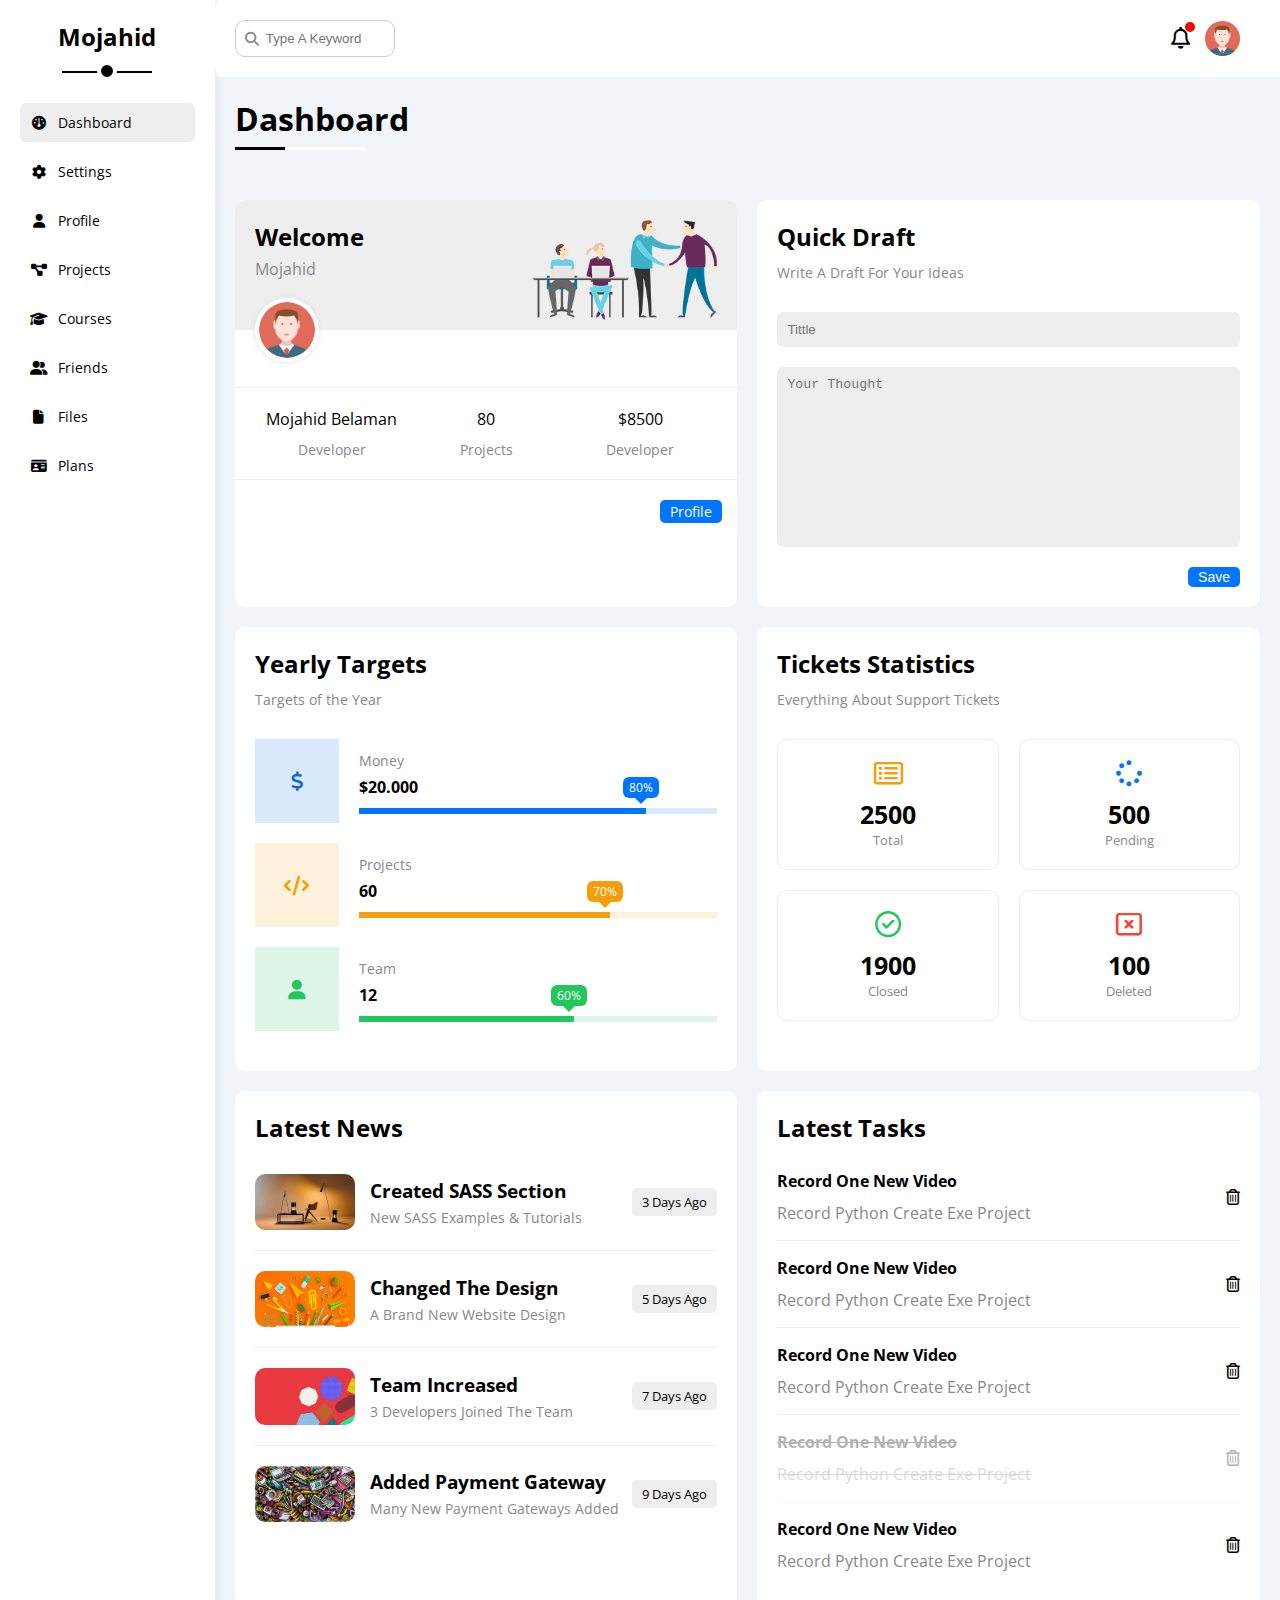
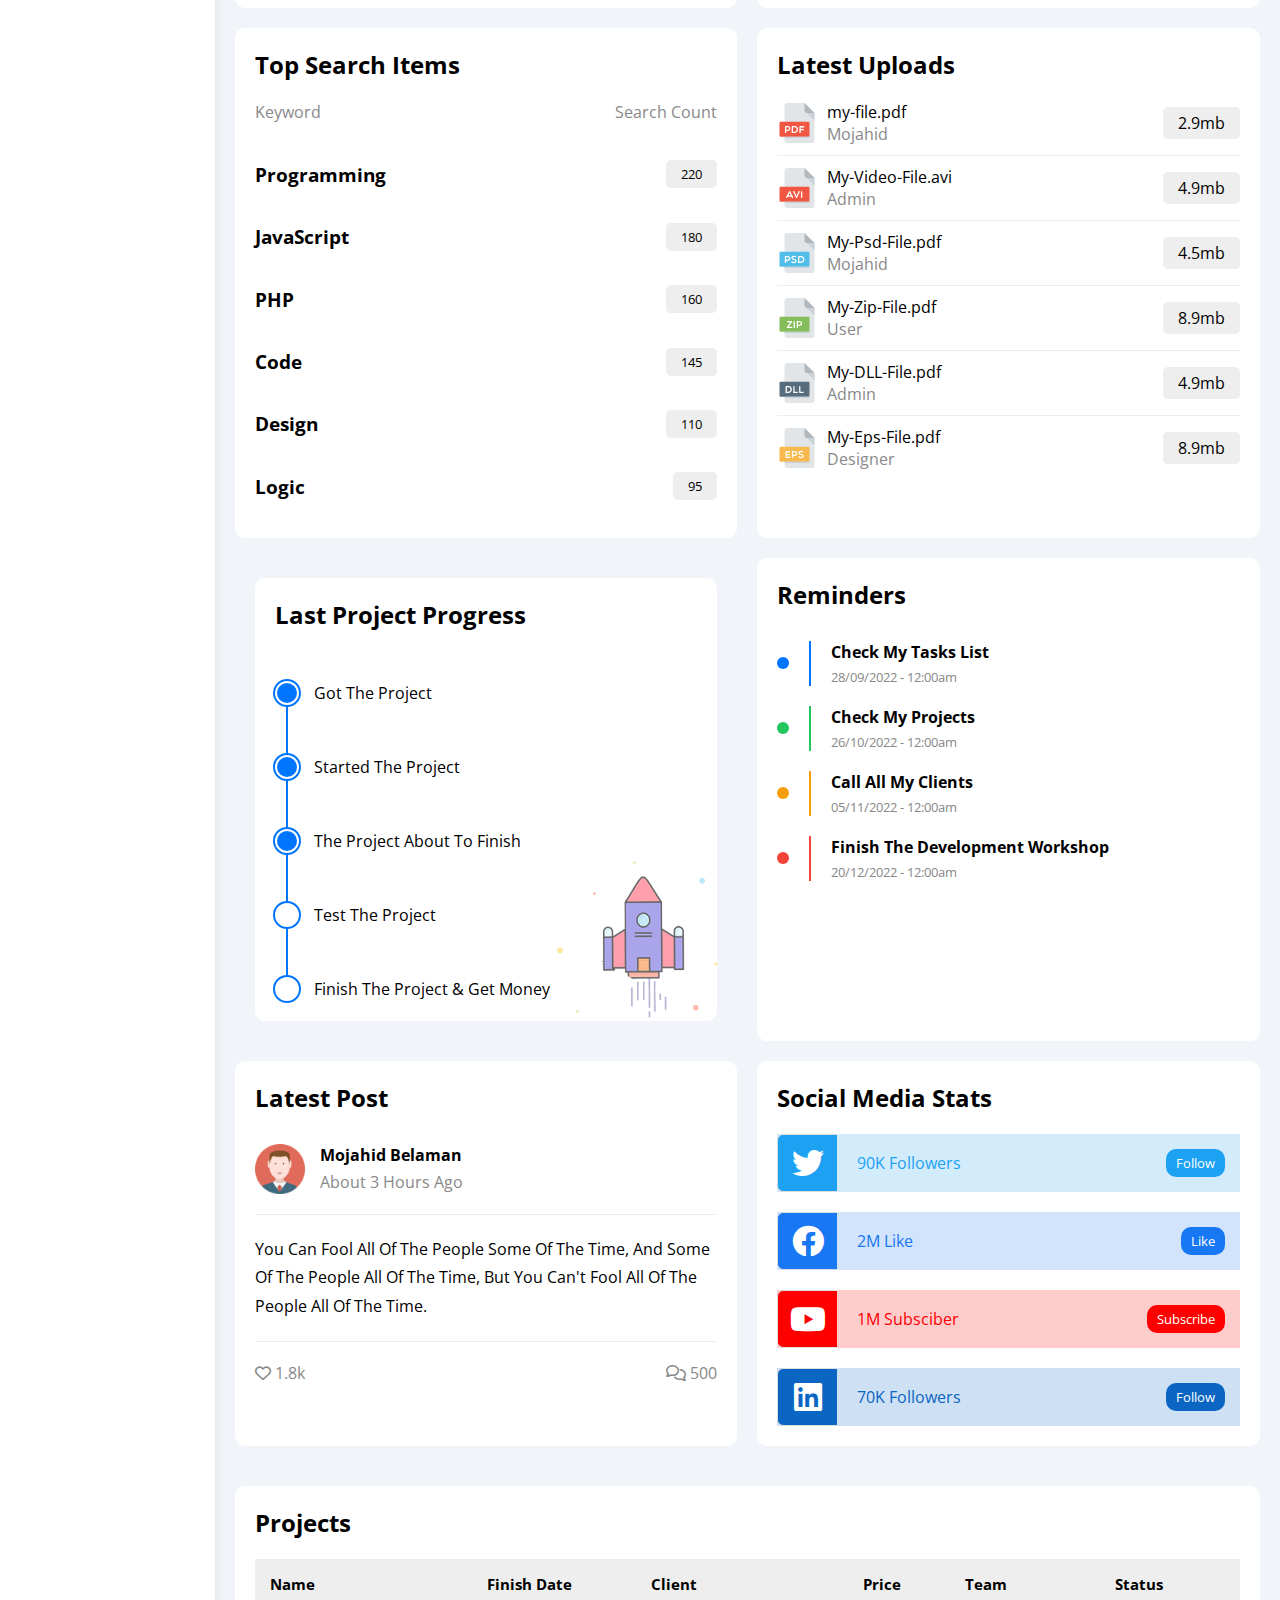
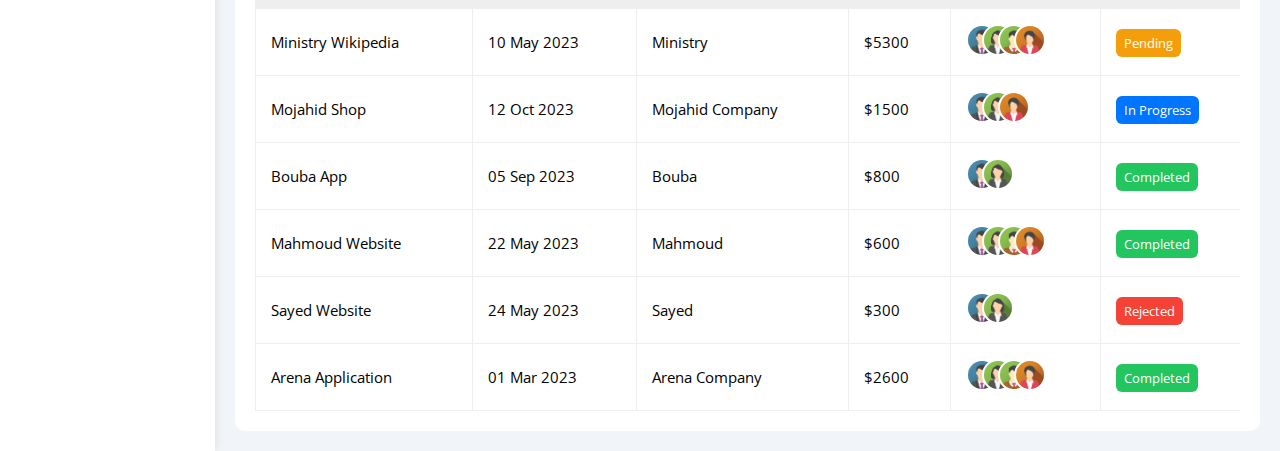
<file: index.html>
<!DOCTYPE html>
<html lang="en">
  <head>
    <meta charset="UTF-8" />
    <meta http-equiv="X-UA-Compatible" content="IE=edge" />
    <meta name="viewport" content="width=device-width, initial-scale=1.0" />
    <link rel="stylesheet" href="css/all.min.css" />
    <link rel="stylesheet" href="css/master.css" />
    <title>Dasboard</title>
    <link rel="preconnect" href="https://fonts.googleapis.com" />
    <link rel="preconnect" href="https://fonts.gstatic.com" crossorigin />
    <link
      href="https://fonts.googleapis.com/css2?family=Open+Sans:wght@300;500&display=swap"
      rel="stylesheet"
    />
  </head>
  <body>
    <div class="page">
      <div class="sidebar">
        <h2>Mojahid</h2>
        <ul>
          <li>
            <a class="active" href="index.html">
              <i class="fa-solid fa-gauge fa-fw"></i>
              <span>Dashboard</span>
            </a>
          </li>
          <li>
            <a href="settings.html">
              <i class="fa-solid fa-gear fa-fw"></i>
              <span>Settings</span>
            </a>
          </li>
          <li>
            <a href="profile.html">
              <i class="fa-solid fa-user fa-fw"></i>
              <span>Profile</span>
            </a>
          </li>
          <li>
            <a href="projects.html">
              <i class="fa-solid fa-diagram-project fa-fw"></i>
              <span>Projects</span>
            </a>
          </li>
          <li>
            <a href="courses.html">
              <i class="fa-sharp fa-solid fa-graduation-cap fa-fw"></i>
              <span>Courses</span>
            </a>
          </li>
          <li>
            <a href="friends.html">
              <i class="fa-sharp fa-solid fa-user-group fa-fw"></i>
              <span>Friends</span>
            </a>
          </li>
          <li>
            <a href="files.html">
              <i class="fa-solid fa-file fa-fw"></i>
              <span>Files</span>
            </a>
          </li>
          <li>
            <a href="plans.html">
              <i class="fa-solid fa-id-card fa-fw"></i>
              <span>Plans</span>
            </a>
          </li>
        </ul>
      </div>
      <div class="content">
        <div class="head">
          <div class="search">
            <input type="search" placeholder="Type A Keyword" />
          </div>
          <div class="profile">
            <span>
              <i class="fa-regular fa-bell"></i>
            </span>
            <img src="./imgs/avatar.png" alt="Avatar" />
          </div>
        </div>
        <h1 class="title">Dashboard</h1>
        <div class="wrap">
          <div class="welcome">
            <div class="intro">
              <div>
                <h2>Welcome</h2>
                <p>Mojahid</p>
              </div>
              <img src="./imgs/welcome.png" alt="Welcome" />
            </div>
            <img src="./imgs/avatar.png" alt="" class="avatar" />
            <div class="body">
              <div>Mojahid Belaman<span>Developer</span></div>
              <div>80<span>Projects</span></div>
              <div>$8500<span>Developer</span></div>
            </div>
            <a href="profile.html" class="visit">Profile</a>
          </div>
          <div class="quick-draft">
            <h2>Quick Draft</h2>
            <p>Write A Draft For Your Ideas</p>
            <form>
              <input name="title" type="text" placeholder="Tittle" />
              <textarea name="thought" placeholder="Your Thought"></textarea>
              <input name="save" type="submit" value="Save" />
            </form>
          </div>
          <div class="target">
            <h2>Yearly Targets</h2>
            <p>Targets of the Year</p>
            <div class="target-row blue">
              <div class="icon">
                <i class="fa-solid fa-dollar-sign fa-lg"></i>
              </div>
              <div class="details">
                <span>Money</span>
                <span>$20.000</span>
                <div class="progress blue">
                  <span class="blue" style="width: 80%">
                    <span>80%</span>
                  </span>
                </div>
              </div>
            </div>
            <div class="target-row orange">
              <div class="icon">
                <i class="fa-solid fa-code fa-lg"></i>
              </div>
              <div class="details">
                <span>Projects</span>
                <span>60</span>
                <div class="progress orange">
                  <span class="orange" style="width: 70%">
                    <span>70%</span>
                  </span>
                </div>
              </div>
            </div>
            <div class="target-row green">
              <div class="icon">
                <i class="fa-solid fa-user fa-lg"></i>
              </div>
              <div class="details">
                <span>Team</span>
                <span>12</span>
                <div class="progress green">
                  <span class="green" style="width: 60%">
                    <span>60%</span>
                  </span>
                </div>
              </div>
            </div>
          </div>
          <div class="tickets">
            <h2>Tickets Statistics</h2>
            <p>Everything About Support Tickets</p>
            <div>
              <div class="box">
                <i class="fa-regular fa-rectangle-list fa-2x orange"></i>
                <span>2500</span>
                Total
              </div>
              <div class="box">
                <i class="fa-solid fa-spinner fa-2x blue"></i>
                <span>500</span>
                Pending
              </div>
              <div class="box">
                <i class="fa-regular fa-circle-check fa-2x green"></i>
                <span>1900</span>
                Closed
              </div>
              <div class="box">
                <i class="fa-regular fa-rectangle-xmark fa-2x red"></i>
                <span>100</span>
                Deleted
              </div>
            </div>
          </div>
          <div class="news">
            <h2>Latest News</h2>
            <div class="box">
              <img src="./imgs/news-01.png" alt="" />
              <div class="text">
                <h3>Created SASS Section</h3>
                <p>New SASS Examples & Tutorials</p>
              </div>
              <span class="label">3 Days Ago</span>
            </div>
            <div class="box">
              <img src="./imgs/news-02.png" alt="" />
              <div class="text">
                <h3>Changed The Design</h3>
                <p>A Brand New Website Design</p>
              </div>
              <span class="label">5 Days Ago</span>
            </div>
            <div class="box">
              <img src="./imgs/news-03.png" alt="" />
              <div class="text">
                <h3>Team Increased</h3>
                <p>3 Developers Joined The Team</p>
              </div>
              <span class="label">7 Days Ago</span>
            </div>
            <div class="box">
              <img src="./imgs/news-04.png" alt="" />
              <div class="text">
                <h3>Added Payment Gateway</h3>
                <p>Many New Payment Gateways Added</p>
              </div>
              <span class="label">9 Days Ago</span>
            </div>
          </div>
          <div class="tasks">
            <h2>Latest Tasks</h2>
            <div class="box">
              <div class="info">
                <h3>Record One New Video</h3>
                <p>Record Python Create Exe Project</p>
              </div>
              <i class="fa-regular fa-trash-can"></i>
            </div>
            <div class="box">
              <div class="info">
                <h3>Record One New Video</h3>
                <p>Record Python Create Exe Project</p>
              </div>
              <i class="fa-regular fa-trash-can"></i>
            </div>
            <div class="box">
              <div class="info">
                <h3>Record One New Video</h3>
                <p>Record Python Create Exe Project</p>
              </div>
              <i class="fa-regular fa-trash-can"></i>
            </div>
            <div class="box done">
              <div class="info">
                <h3>Record One New Video</h3>
                <p>Record Python Create Exe Project</p>
              </div>
              <i class="fa-regular fa-trash-can"></i>
            </div>
            <div class="box">
              <div class="info">
                <h3>Record One New Video</h3>
                <p>Record Python Create Exe Project</p>
              </div>
              <i class="fa-regular fa-trash-can"></i>
            </div>
          </div>
          <div class="search">
            <h2>Top Search Items</h2>
            <div class="item-head">
              <span>Keyword</span>
              <span>Search Count</span>
            </div>
            <div class="items">
              <h3>Programming</h3>
              <span>220</span>
            </div>
            <div class="items">
              <h3>JavaScript</h3>
              <span>180</span>
            </div>
            <div class="items">
              <h3>PHP</h3>
              <span>160</span>
            </div>
            <div class="items">
              <h3>Code</h3>
              <span>145</span>
            </div>
            <div class="items">
              <h3>Design</h3>
              <span>110</span>
            </div>
            <div class="items">
              <h3>Logic</h3>
              <span>95</span>
            </div>
          </div>
          <div class="upload">
            <h2>Latest Uploads</h2>
            <ul>
              <li>
                <div class="file">
                  <img src="./imgs/pdf.svg" alt="" />
                  <div class="info">
                    <span>my-file.pdf</span>
                    <span>Mojahid</span>
                  </div>
                </div>
                <span>2.9mb</span>
              </li>
              <li>
                <div class="file">
                  <img src="./imgs/avi.svg" alt="" />
                  <div class="info">
                    <span>My-Video-File.avi</span>
                    <span>Admin</span>
                  </div>
                </div>
                <span>4.9mb</span>
              </li>
              <li>
                <div class="file">
                  <img src="./imgs/psd.svg" alt="" />
                  <div class="info">
                    <span>My-Psd-File.pdf</span>
                    <span>Mojahid</span>
                  </div>
                </div>
                <span>4.5mb</span>
              </li>
              <li>
                <div class="file">
                  <img src="./imgs/zip.svg" alt="" />
                  <div class="info">
                    <span>My-Zip-File.pdf</span>
                    <span>User</span>
                  </div>
                </div>
                <span>8.9mb</span>
              </li>
              <li>
                <div class="file">
                  <img src="./imgs/dll.svg" alt="" />
                  <div class="info">
                    <span>My-DLL-File.pdf</span>
                    <span>Admin</span>
                  </div>
                </div>
                <span>4.9mb</span>
              </li>
              <li>
                <div class="file">
                  <img src="./imgs/eps.svg" alt="" />
                  <div class="info">
                    <span>My-Eps-File.pdf</span>
                    <span>Designer</span>
                  </div>
                </div>
                <span>8.9mb</span>
              </li>
            </ul>
          </div>
          <div class="projects">
            <h2>Last Project Progress</h2>
            <ul>
              <li class="done">Got The Project</li>
              <li class="done">Started The Project</li>
              <li class="done">The Project About To Finish</li>
              <li class="current">Test The Project</li>
              <li>Finish The Project & Get Money</li>
            </ul>
            <img class="fly" alt="" src="./imgs/project.png" />
          </div>
          <div class="reminders">
            <h2>Reminders</h2>
            <ul>
              <li>
                <span class="blue"></span>
                <div class="info blue">
                  <h4>Check My Tasks List</h4>
                  <span>28/09/2022 - 12:00am</span>
                </div>
              </li>
              <li>
                <span class="green"></span>
                <div class="info green">
                  <h4>Check My Projects</h4>
                  <span>26/10/2022 - 12:00am</span>
                </div>
              </li>
              <li>
                <span class="orange"></span>
                <div class="info orange">
                  <h4>Call All My Clients</h4>
                  <span>05/11/2022 - 12:00am</span>
                </div>
              </li>
              <li>
                <span class="red"></span>
                <div class="info red">
                  <h4>Finish The Development Workshop</h4>
                  <span>20/12/2022 - 12:00am</span>
                </div>
              </li>
            </ul>
          </div>
          <div class="post">
            <h2>Latest Post</h2>
            <div class="author">
              <img src="./imgs/avatar.png" alt="" />
              <div class="info">
                <h4>Mojahid Belaman</h4>
                <span>About 3 Hours Ago</span>
              </div>
            </div>
            <div class="content">
              You Can Fool All Of The People Some Of The Time, And Some Of The
              People All Of The Time, But You Can't Fool All Of The People All
              Of The Time.
            </div>
            <div class="statis">
              <div>
                <i class="fa-regular fa-heart"></i>
                <span>1.8k</span>
              </div>
              <div>
                <i class="fa-regular fa-comments"></i>
                <span>500</span>
              </div>
            </div>
          </div>
          <div class="social">
            <h2>Social Media Stats</h2>
            <div class="box twitter">
              <i class="fa-brands fa-twitter fa-2x"></i>
              <span>90K Followers</span>
              <a href="#">Follow</a>
            </div>
            <div class="box facebook">
              <i class="fa-brands fa-facebook fa-2x"></i>
              <span>2M Like</span>
              <a href="#">Like</a>
            </div>
            <div class="box youtube">
              <i class="fa-brands fa-youtube fa-2x"></i>
              <span>1M Subsciber</span>
              <a href="#">Subscribe</a>
            </div>
            <div class="box linkedin">
              <i class="fa-brands fa-linkedin fa-2x"></i>
              <span>70K Followers</span>
              <a href="#">Follow</a>
            </div>
          </div>
        </div>
        <div class="projects">
          <h2>Projects</h2>
          <div class="responsive-table">
            <table>
              <thead>
                <tr>
                  <td>Name</td>
                  <td>Finish Date</td>
                  <td>Client</td>
                  <td>Price</td>
                  <td>Team</td>
                  <td>Status</td>
                </tr>
              </thead>
              <tbody>
                <tr>
                  <td>Ministry Wikipedia</td>
                  <td>10 May 2023</td>
                  <td>Ministry</td>
                  <td>$5300</td>
                  <td>
                    <img src="./imgs/team-01.png" alt="">
                    <img src="./imgs/team-02.png" alt="">
                    <img src="./imgs/team-03.png" alt="">
                    <img src="./imgs/team-04.png" alt="">
                  </td>
                  <td>
                    <span class="status pending">Pending</span>
                  </td>
                </tr>
                <tr>
                  <td>Mojahid Shop</td>
                  <td>12 Oct 2023</td>
                  <td>Mojahid Company</td>
                  <td>$1500</td>
                  <td>
                    <img src="./imgs/team-01.png" alt="">
                    <img src="./imgs/team-02.png" alt="">
                    <img src="./imgs/team-04.png" alt="">
                  </td>
                  <td>
                    <span class="status progress">In Progress</span>
                  </td>
                </tr>
                <tr>
                  <td>Bouba App</td>
                  <td>05 Sep 2023</td>
                  <td>Bouba</td>
                  <td>$800</td>
                  <td>
                    <img src="./imgs/team-01.png" alt="">
                    <img src="./imgs/team-02.png" alt="">
                  </td>
                  <td>
                    <span class="status completed">Completed</span>
                  </td>
                </tr>
                <tr>
                  <td>Mahmoud Website</td>
                  <td>22 May 2023</td>
                  <td>Mahmoud</td>
                  <td>$600</td>
                  <td>
                    <img src="./imgs/team-01.png" alt="">
                    <img src="./imgs/team-02.png" alt="">
                    <img src="./imgs/team-03.png" alt="">
                    <img src="./imgs/team-04.png" alt="">
                  </td>
                  <td>
                    <span class="status completed">Completed</span>
                  </td>
                </tr>
                <tr>
                  <td>Sayed Website</td>
                  <td>24 May 2023</td>
                  <td>Sayed</td>
                  <td>$300</td>
                  <td>
                    <img src="./imgs/team-01.png" alt="">
                    <img src="./imgs/team-02.png" alt="">
                  </td>
                  <td>
                    <span class="status rejected">Rejected</span>
                  </td>
                </tr>
                <tr>
                  <td>Arena Application</td>
                  <td>01 Mar 2023</td>
                  <td>Arena Company</td>
                  <td>$2600</td>
                  <td>
                    <img src="./imgs/team-01.png" alt="">
                    <img src="./imgs/team-02.png" alt="">
                    <img src="./imgs/team-03.png" alt="">
                    <img src="./imgs/team-04.png" alt="">
                  </td>
                  <td>
                    <span class="status completed">Completed</span>
                  </td>
                </tr>
              </tbody>
            </table>
          </div>
        </div>
      </div>
    </div>
  </body>
</html>
</file>
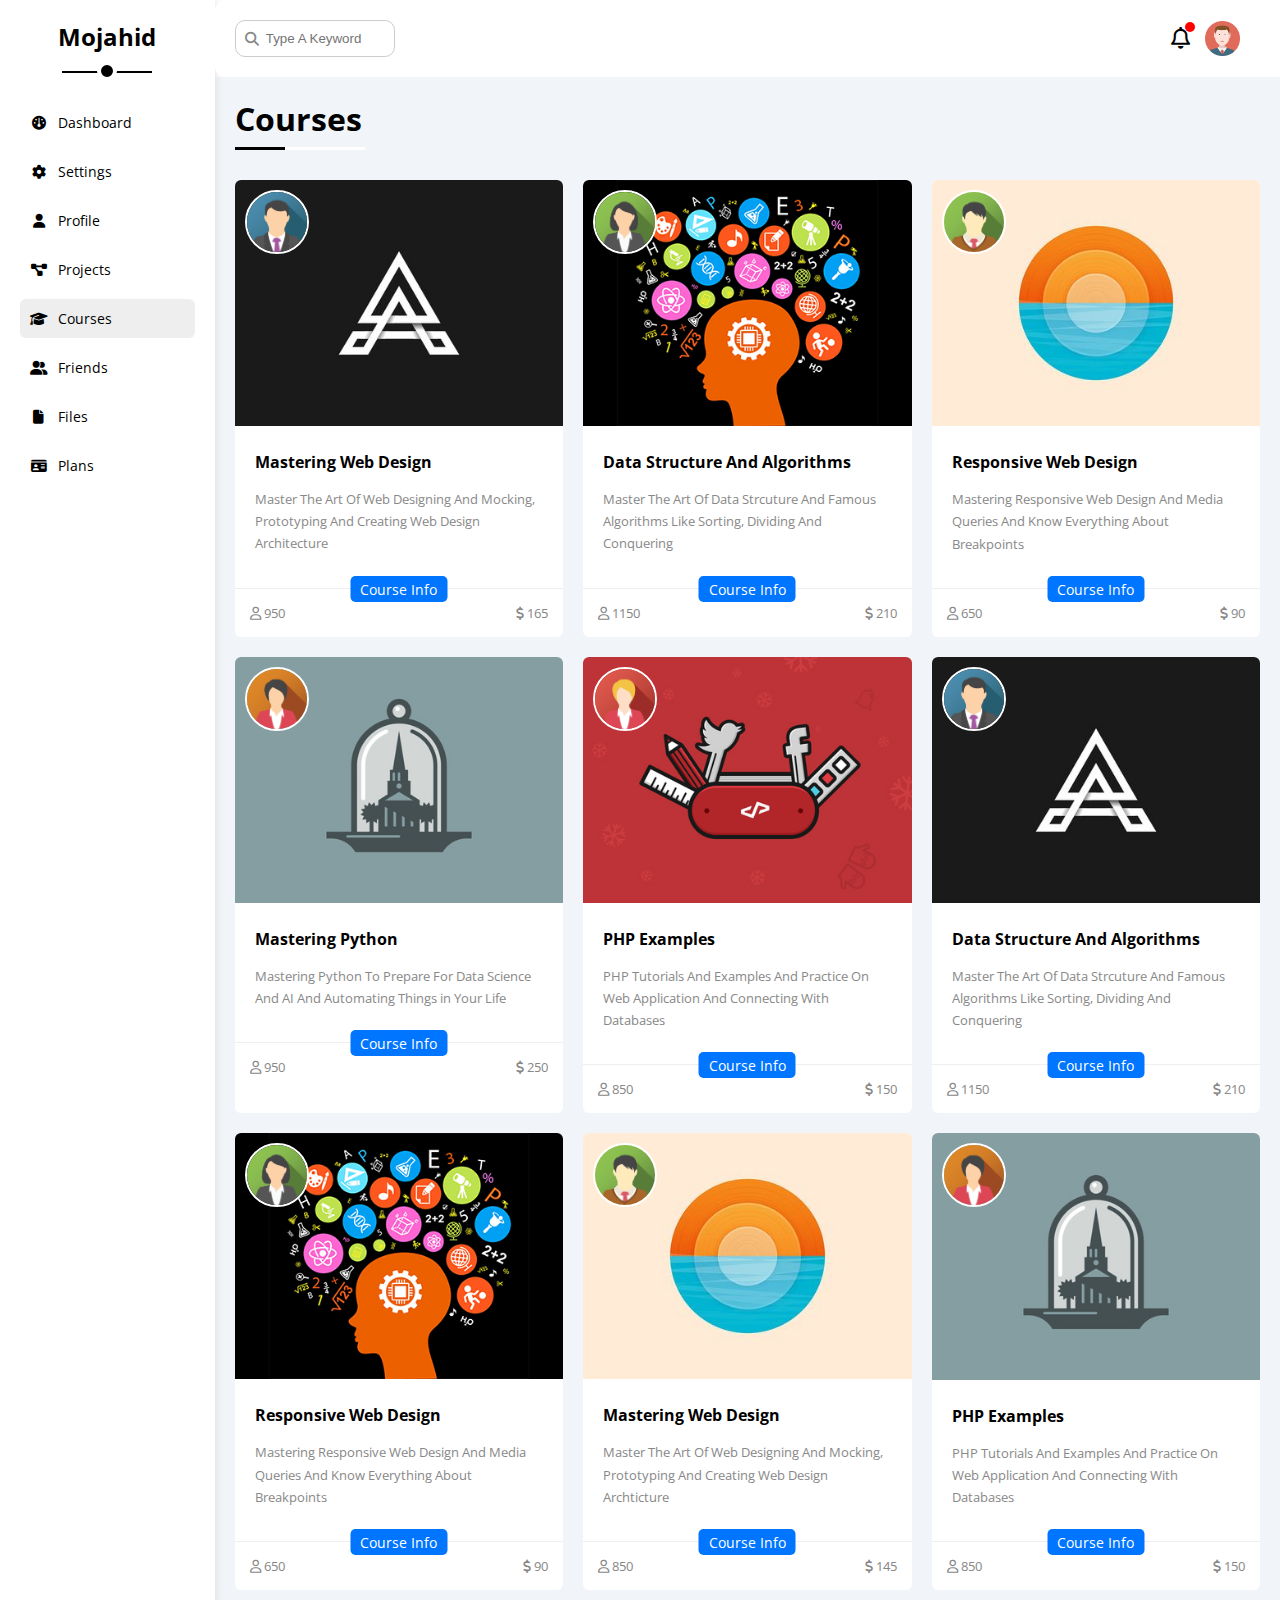
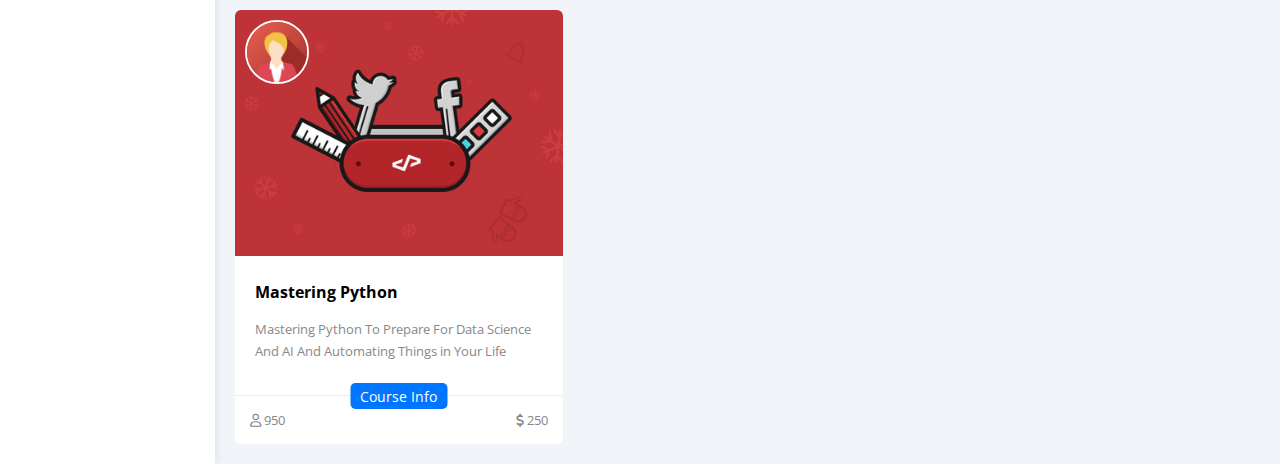
<file: courses.html>
<!DOCTYPE html>
<html lang="en">
  <head>
    <meta charset="UTF-8" />
    <meta http-equiv="X-UA-Compatible" content="IE=edge" />
    <meta name="viewport" content="width=device-width, initial-scale=1.0" />
    <link rel="stylesheet" href="css/all.min.css" />
    <link rel="stylesheet" href="css/master.css" />
    <title>Courses</title>
    <link rel="preconnect" href="https://fonts.googleapis.com" />
    <link rel="preconnect" href="https://fonts.gstatic.com" crossorigin />
    <link
      href="https://fonts.googleapis.com/css2?family=Open+Sans:wght@300;500&display=swap"
      rel="stylesheet"
    />
  </head>
  <body>
    <div class="page">
      <div class="sidebar">
        <h2>Mojahid</h2>
        <ul>
          <li>
            <a href="index.html">
              <i class="fa-solid fa-gauge fa-fw"></i>
              <span>Dashboard</span>
            </a>
          </li>
          <li>
            <a href="settings.html">
              <i class="fa-solid fa-gear fa-fw"></i>
              <span>Settings</span>
            </a>
          </li>
          <li>
            <a href="profile.html">
              <i class="fa-solid fa-user fa-fw"></i>
              <span>Profile</span>
            </a>
          </li>
          <li>
            <a href="projects.html">
              <i class="fa-solid fa-diagram-project fa-fw"></i>
              <span>Projects</span>
            </a>
          </li>
          <li>
            <a class="active" href="courses.html">
              <i class="fa-sharp fa-solid fa-graduation-cap fa-fw"></i>
              <span>Courses</span>
            </a>
          </li>
          <li>
            <a href="friends.html">
              <i class="fa-sharp fa-solid fa-user-group fa-fw"></i>
              <span>Friends</span>
            </a>
          </li>
          <li>
            <a href="files.html">
              <i class="fa-solid fa-file fa-fw"></i>
              <span>Files</span>
            </a>
          </li>
          <li>
            <a href="plans.html">
              <i class="fa-solid fa-id-card fa-fw"></i>
              <span>Plans</span>
            </a>
          </li>
        </ul>
      </div>
      <div class="content">
        <div class="head">
          <div class="search">
            <input type="search" placeholder="Type A Keyword" />
          </div>
          <div class="profile">
            <span>
              <i class="fa-regular fa-bell"></i>
            </span>
            <img src="./imgs/avatar.png" alt="Avatar" />
          </div>
        </div>
        <h1 class="title">Courses</h1>
        <div class="courses">
            <div class="course">
              <img class="cover" src="./imgs/course-01.jpg" alt="">
              <img class="instructor" src="./imgs/team-01.png" alt="">
              <div class="about">
                <h4>Mastering Web Design</h4>
                <p>Master The Art Of Web Designing And Mocking, Prototyping And Creating Web Design Architecture</p>
              </div>
              <div class="info">
                <span class="title-course">Course Info</span>
                <span>
                  <i class="fa-regular fa-user"></i>
                  950
                </span>
                <span>
                  <i class="fa-solid fa-dollar-sign"></i>
                  165
                </span>
              </div>
            </div>
            <div class="course">
              <img class="cover" src="./imgs/course-02.jpg" alt="">
              <img class="instructor" src="./imgs/team-02.png" alt="">
              <div class="about">
                <h4>Data Structure And Algorithms</h4>
                <p>Master The Art Of Data Strcuture And Famous Algorithms Like Sorting, Dividing And Conquering</p>
              </div>
              <div class="info">
                <span class="title-course">Course Info</span>
                <span>
                  <i class="fa-regular fa-user"></i>
                  1150
                </span>
                <span>
                  <i class="fa-solid fa-dollar-sign"></i>
                  210
                </span>
              </div>
            </div>
            <div class="course">
              <img class="cover" src="./imgs/course-03.jpg" alt="">
              <img class="instructor" src="./imgs/team-03.png" alt="">
              <div class="about">
                <h4>Responsive Web Design</h4>
                <p>Mastering Responsive Web Design And Media Queries And Know Everything About Breakpoints</p>
              </div>
              <div class="info">
                <span class="title-course">Course Info</span>
                <span>
                  <i class="fa-regular fa-user"></i>
                  650
                </span>
                <span>
                  <i class="fa-solid fa-dollar-sign"></i>
                  90
                </span>
              </div>
            </div>
            <div class="course">
              <img class="cover" src="./imgs/course-04.jpg" alt="">
              <img class="instructor" src="./imgs/team-04.png" alt="">
              <div class="about">
                <h4>Mastering Python</h4>
                <p>Mastering Python To Prepare For Data Science And AI And Automating Things in Your Life</p>
              </div>
              <div class="info">
                <span class="title-course">Course Info</span>
                <span>
                  <i class="fa-regular fa-user"></i>
                  950
                </span>
                <span>
                  <i class="fa-solid fa-dollar-sign"></i>
                  250
                </span>
              </div>
            </div>
            <div class="course">
              <img class="cover" src="./imgs/course-05.jpg" alt="">
              <img class="instructor" src="./imgs/team-05.png" alt="">
              <div class="about">
                <h4>PHP Examples</h4>
                <p>PHP Tutorials And Examples And Practice On Web Application And Connecting With Databases</p>
              </div>
              <div class="info">
                <span class="title-course">Course Info</span>
                <span>
                  <i class="fa-regular fa-user"></i>
                  850
                </span>
                <span>
                  <i class="fa-solid fa-dollar-sign"></i>
                  150
                </span>
              </div>
            </div>
            <div class="course">
              <img class="cover" src="./imgs/course-01.jpg" alt="">
              <img class="instructor" src="./imgs/team-01.png" alt="">
              <div class="about">
                <h4>Data Structure And Algorithms</h4>
                <p>Master The Art Of Data Strcuture And Famous Algorithms Like Sorting, Dividing And Conquering</p>
              </div>
              <div class="info">
                <span class="title-course">Course Info</span>
                <span>
                  <i class="fa-regular fa-user"></i>
                  1150
                </span>
                <span>
                  <i class="fa-solid fa-dollar-sign"></i>
                  210
                </span>
              </div>
            </div>
            <div class="course">
              <img class="cover" src="./imgs/course-02.jpg" alt="">
              <img class="instructor" src="./imgs/team-02.png" alt="">
              <div class="about">
                <h4>Responsive Web Design</h4>
                <p>Mastering Responsive Web Design And Media Queries And Know Everything About Breakpoints</p>
              </div>
              <div class="info">
                <span class="title-course">Course Info</span>
                <span>
                  <i class="fa-regular fa-user"></i>
                  650
                </span>
                <span>
                  <i class="fa-solid fa-dollar-sign"></i>
                  90
                </span>
              </div>
            </div>
            <div class="course">
              <img class="cover" src="./imgs/course-03.jpg" alt="">
              <img class="instructor" src="./imgs/team-03.png" alt="">
              <div class="about">
                <h4>Mastering Web Design</h4>
                <p>Master The Art Of Web Designing And Mocking, Prototyping And Creating Web Design Archticture</p>
              </div>
              <div class="info">
                <span class="title-course">Course Info</span>
                <span>
                  <i class="fa-regular fa-user"></i>
                  850
                </span>
                <span>
                  <i class="fa-solid fa-dollar-sign"></i>
                  145
                </span>
              </div>
            </div>
            <div class="course">
              <img class="cover" src="./imgs/course-04.jpg" alt="">
              <img class="instructor" src="./imgs/team-04.png" alt="">
              <div class="about">
                <h4>PHP Examples</h4>
                <p>PHP Tutorials And Examples And Practice On Web Application And Connecting With Databases</p>
              </div>
              <div class="info">
                <span class="title-course">Course Info</span>
                <span>
                  <i class="fa-regular fa-user"></i>
                  850
                </span>
                <span>
                  <i class="fa-solid fa-dollar-sign"></i>
                  150
                </span>
              </div>
            </div>
            <div class="course">
              <img class="cover" src="./imgs/course-05.jpg" alt="">
              <img class="instructor" src="./imgs/team-05.png" alt="">
              <div class="about">
                <h4>Mastering Python</h4>
                <p>Mastering Python To Prepare For Data Science And AI And Automating Things in Your Life</p>
              </div>
              <div class="info">
                <span class="title-course">Course Info</span>
                <span>
                  <i class="fa-regular fa-user"></i>
                  950
                </span>
                <span>
                  <i class="fa-solid fa-dollar-sign"></i>
                  250
                </span>
              </div>
            </div>
        </div>
      </div>
    </div>
  </body>
</html>
</file>
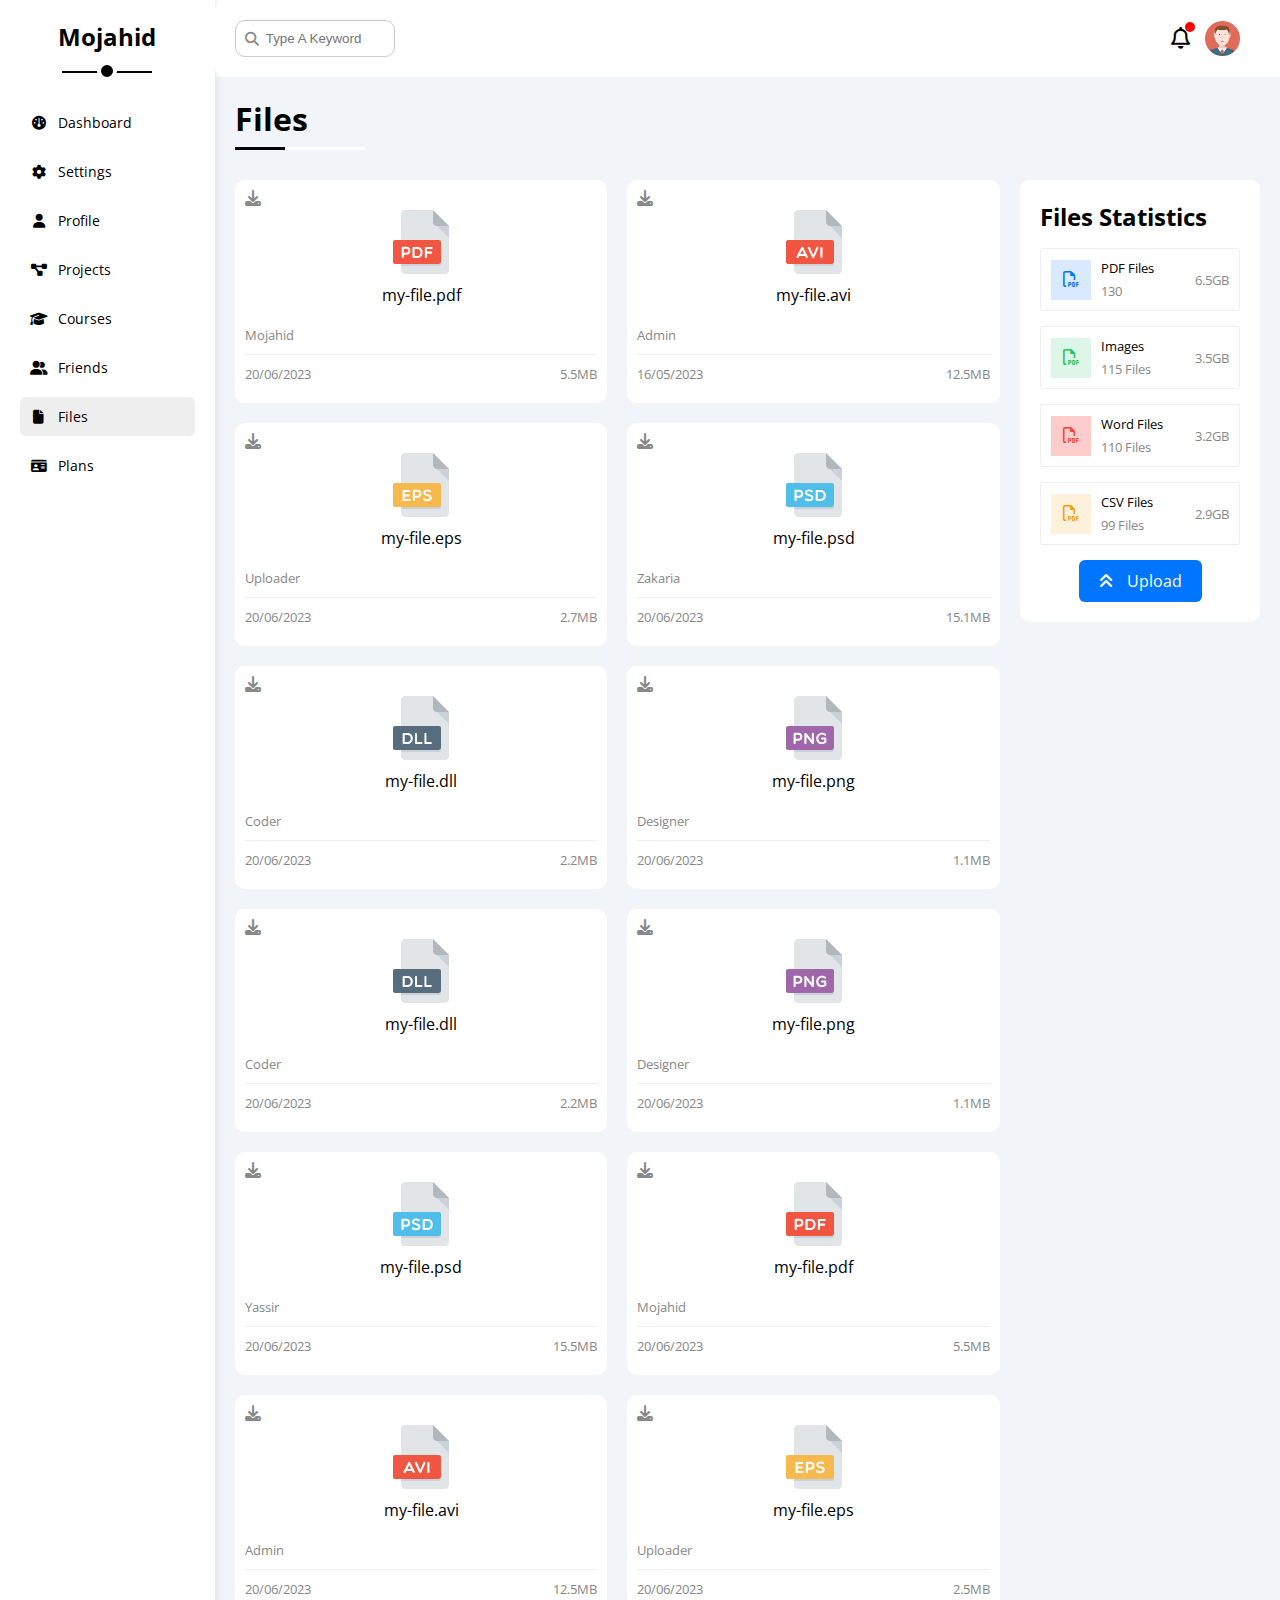
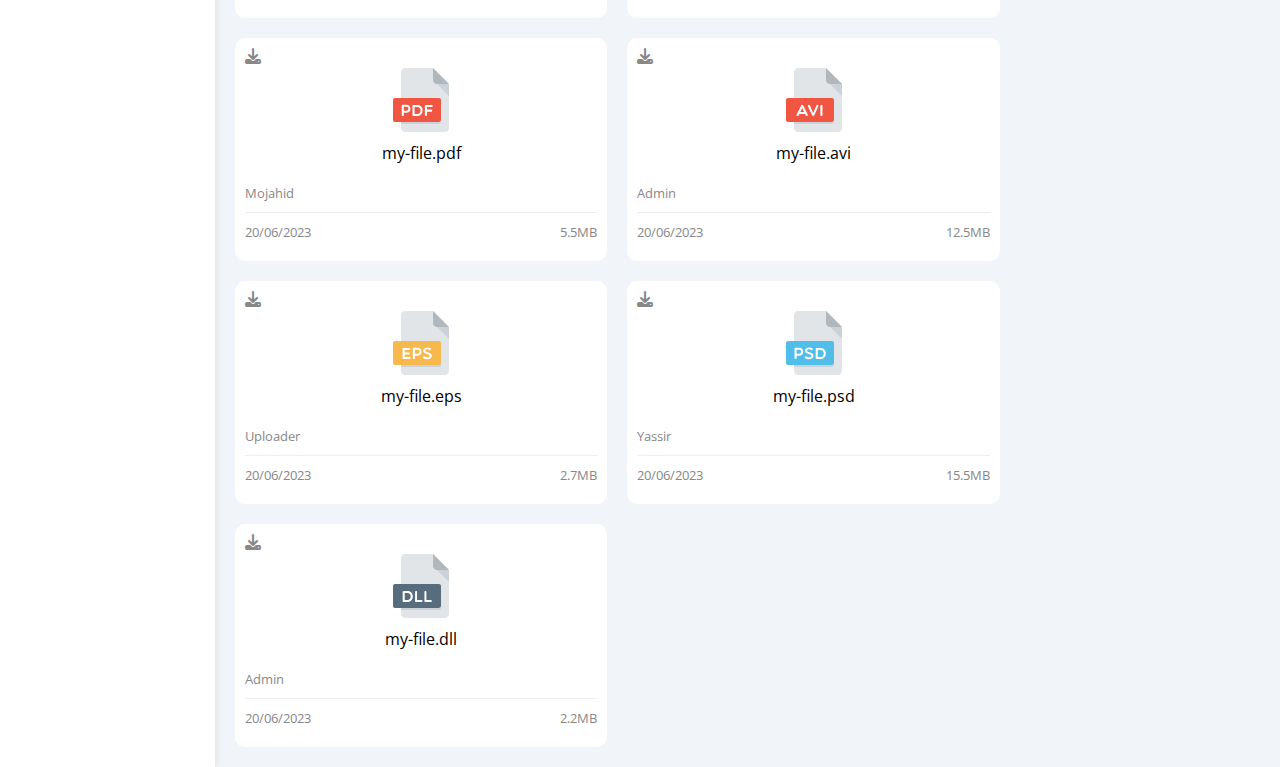
<file: files.html>
<!DOCTYPE html>
<html lang="en">
  <head>
    <meta charset="UTF-8" />
    <meta http-equiv="X-UA-Compatible" content="IE=edge" />
    <meta name="viewport" content="width=device-width, initial-scale=1.0" />
    <link rel="stylesheet" href="css/all.min.css" />
    <link rel="stylesheet" href="css/master.css" />
    <title>Files</title>
    <link rel="preconnect" href="https://fonts.googleapis.com" />
    <link rel="preconnect" href="https://fonts.gstatic.com" crossorigin />
    <link
      href="https://fonts.googleapis.com/css2?family=Open+Sans:wght@300;500&display=swap"
      rel="stylesheet"
    />
  </head>
  <body>
    <div class="page">
      <div class="sidebar">
        <h2>Mojahid</h2>
        <ul>
          <li>
            <a href="index.html">
              <i class="fa-solid fa-gauge fa-fw"></i>
              <span>Dashboard</span>
            </a>
          </li>
          <li>
            <a href="settings.html">
              <i class="fa-solid fa-gear fa-fw"></i>
              <span>Settings</span>
            </a>
          </li>
          <li>
            <a href="profile.html">
              <i class="fa-solid fa-user fa-fw"></i>
              <span>Profile</span>
            </a>
          </li>
          <li>
            <a href="projects.html">
              <i class="fa-solid fa-diagram-project fa-fw"></i>
              <span>Projects</span>
            </a>
          </li>
          <li>
            <a href="courses.html">
              <i class="fa-sharp fa-solid fa-graduation-cap fa-fw"></i>
              <span>Courses</span>
            </a>
          </li>
          <li>
            <a href="friends.html">
              <i class="fa-sharp fa-solid fa-user-group fa-fw"></i>
              <span>Friends</span>
            </a>
          </li>
          <li>
            <a class="active" href="files.html">
              <i class="fa-solid fa-file fa-fw"></i>
              <span>Files</span>
            </a>
          </li>
          <li>
            <a href="plans.html">
              <i class="fa-solid fa-id-card fa-fw"></i>
              <span>Plans</span>
            </a>
          </li>
        </ul>
      </div>
      <div class="content">
        <div class="head">
          <div class="search">
            <input type="search" placeholder="Type A Keyword" />
          </div>
          <div class="profile">
            <span>
              <i class="fa-regular fa-bell"></i>
            </span>
            <img src="./imgs/avatar.png" alt="Avatar" />
          </div>
        </div>
        <h1 class="title">Files</h1>
        <div class="files">
          <div class="statis">
            <h2>Files Statistics</h2>
            <div class="box">
              <i class="fa-regular fa-file-pdf fa-lg blue"></i>
              <div class="info">
                <span>PDF Files</span>
                <span>130</span>
              </div>
              <div class="size">
                6.5GB
              </div>
            </div>
            <div class="box">
              <i class="fa-regular fa-file-pdf fa-lg green"></i>
              <div class="info">
                <span>Images</span>
                <span>115 Files</span>
              </div>
              <div class="size">
                3.5GB
              </div>
            </div>
            <div class="box">
              <i class="fa-regular fa-file-pdf fa-lg red"></i>
              <div class="info">
                <span>Word Files</span>
                <span>110 Files</span>
              </div>
              <div class="size">
                3.2GB
              </div>
            </div>
            <div class="box">
              <i class="fa-regular fa-file-pdf fa-lg orange"></i>
              <div class="info">
                <span>CSV Files</span>
                <span>99 Files</span>
              </div>
              <div class="size">
                2.9GB
              </div>
            </div>
            <a class="upload" href="#">
              <i class="fa-solid fa-angles-up"></i>
              Upload
            </a>
          </div>
          <div class="data">
            <div class="file">
              <i class="fa-solid fa-download"></i>
              <div class="file-img">
                <img src="./imgs/pdf.svg" alt="">
                <h4>my-file.pdf</h4>
              </div>
              <span>Mojahid</span>
              <div class="info">
                <span>20/06/2023</span>
                <span>5.5MB</span>
              </div>
            </div>
            <div class="file">
              <i class="fa-solid fa-download"></i>
              <div class="file-img">
                <img src="./imgs/avi.svg" alt="">
                <h4>my-file.avi</h4>
              </div>
              <span>Admin</span>
              <div class="info">
                <span>16/05/2023</span>
                <span>12.5MB</span>
              </div>
            </div>
            <div class="file">
              <i class="fa-solid fa-download"></i>
              <div class="file-img">
                <img src="./imgs/eps.svg" alt="">
                <h4>my-file.eps</h4>
              </div>
              <span>Uploader</span>
              <div class="info">
                <span>20/06/2023</span>
                <span>2.7MB</span>
              </div>
            </div>
            <div class="file">
              <i class="fa-solid fa-download"></i>
              <div class="file-img">
                <img src="./imgs/psd.svg" alt="">
                <h4>my-file.psd</h4>
              </div>
              <span>Zakaria</span>
              <div class="info">
                <span>20/06/2023</span>
                <span>15.1MB</span>
              </div>
            </div>
            <div class="file">
              <i class="fa-solid fa-download"></i>
              <div class="file-img">
                <img src="./imgs/dll.svg" alt="">
                <h4>my-file.dll</h4>
              </div>
              <span>Coder</span>
              <div class="info">
                <span>20/06/2023</span>
                <span>2.2MB</span>
              </div>
            </div>
            <div class="file">
              <i class="fa-solid fa-download"></i>
              <div class="file-img">
                <img src="./imgs/png.svg" alt="">
                <h4>my-file.png</h4>
              </div>
              <span>Designer</span>
              <div class="info">
                <span>20/06/2023</span>
                <span>1.1MB</span>
              </div>
            </div>
            <div class="file">
              <i class="fa-solid fa-download"></i>
              <div class="file-img">
                <img src="./imgs/dll.svg" alt="">
                <h4>my-file.dll</h4>
              </div>
              <span>Coder</span>
              <div class="info">
                <span>20/06/2023</span>
                <span>2.2MB</span>
              </div>
            </div>
            <div class="file">
              <i class="fa-solid fa-download"></i>
              <div class="file-img">
                <img src="./imgs/png.svg" alt="">
                <h4>my-file.png</h4>
              </div>
              <span>Designer</span>
              <div class="info">
                <span>20/06/2023</span>
                <span>1.1MB</span>
              </div>
            </div>
            <div class="file">
              <i class="fa-solid fa-download"></i>
              <div class="file-img">
                <img src="./imgs/psd.svg" alt="">
                <h4>my-file.psd</h4>
              </div>
              <span>Yassir</span>
              <div class="info">
                <span>20/06/2023</span>
                <span>15.5MB</span>
              </div>
            </div>
            <div class="file">
              <i class="fa-solid fa-download"></i>
              <div class="file-img">
                <img src="./imgs/pdf.svg" alt="">
                <h4>my-file.pdf</h4>
              </div>
              <span>Mojahid</span>
              <div class="info">
                <span>20/06/2023</span>
                <span>5.5MB</span>
              </div>
            </div>
            <div class="file">
              <i class="fa-solid fa-download"></i>
              <div class="file-img">
                <img src="./imgs/avi.svg" alt="">
                <h4>my-file.avi</h4>
              </div>
              <span>Admin</span>
              <div class="info">
                <span>20/06/2023</span>
                <span>12.5MB</span>
              </div>
            </div>
            <div class="file">
              <i class="fa-solid fa-download"></i>
              <div class="file-img">
                <img src="./imgs/eps.svg" alt="">
                <h4>my-file.eps</h4>
              </div>
              <span>Uploader</span>
              <div class="info">
                <span>20/06/2023</span>
                <span>2.5MB</span>
              </div>
            </div>
            <div class="file">
              <i class="fa-solid fa-download"></i>
              <div class="file-img">
                <img src="./imgs/pdf.svg" alt="">
                <h4>my-file.pdf</h4>
              </div>
              <span>Mojahid</span>
              <div class="info">
                <span>20/06/2023</span>
                <span>5.5MB</span>
              </div>
            </div>
            <div class="file">
              <i class="fa-solid fa-download"></i>
              <div class="file-img">
                <img src="./imgs/avi.svg" alt="">
                <h4>my-file.avi</h4>
              </div>
              <span>Admin</span>
              <div class="info">
                <span>20/06/2023</span>
                <span>12.5MB</span>
              </div>
            </div>
            <div class="file">
              <i class="fa-solid fa-download"></i>
              <div class="file-img">
                <img src="./imgs/eps.svg" alt="">
                <h4>my-file.eps</h4>
              </div>
              <span>Uploader</span>
              <div class="info">
                <span>20/06/2023</span>
                <span>2.7MB</span>
              </div>
            </div>
            <div class="file">
              <i class="fa-solid fa-download"></i>
              <div class="file-img">
                <img src="./imgs/psd.svg" alt="">
                <h4>my-file.psd</h4>
              </div>
              <span>Yassir</span>
              <div class="info">
                <span>20/06/2023</span>
                <span>15.5MB</span>
              </div>
            </div>
            <div class="file">
              <i class="fa-solid fa-download"></i>
              <div class="file-img">
                <img src="./imgs/dll.svg" alt="">
                <h4>my-file.dll</h4>
              </div>
              <span>Admin</span>
              <div class="info">
                <span>20/06/2023</span>
                <span>2.2MB</span>
              </div>
            </div>
          </div>
        </div>
      </div>
    </div>
  </body>
</html>
</file>
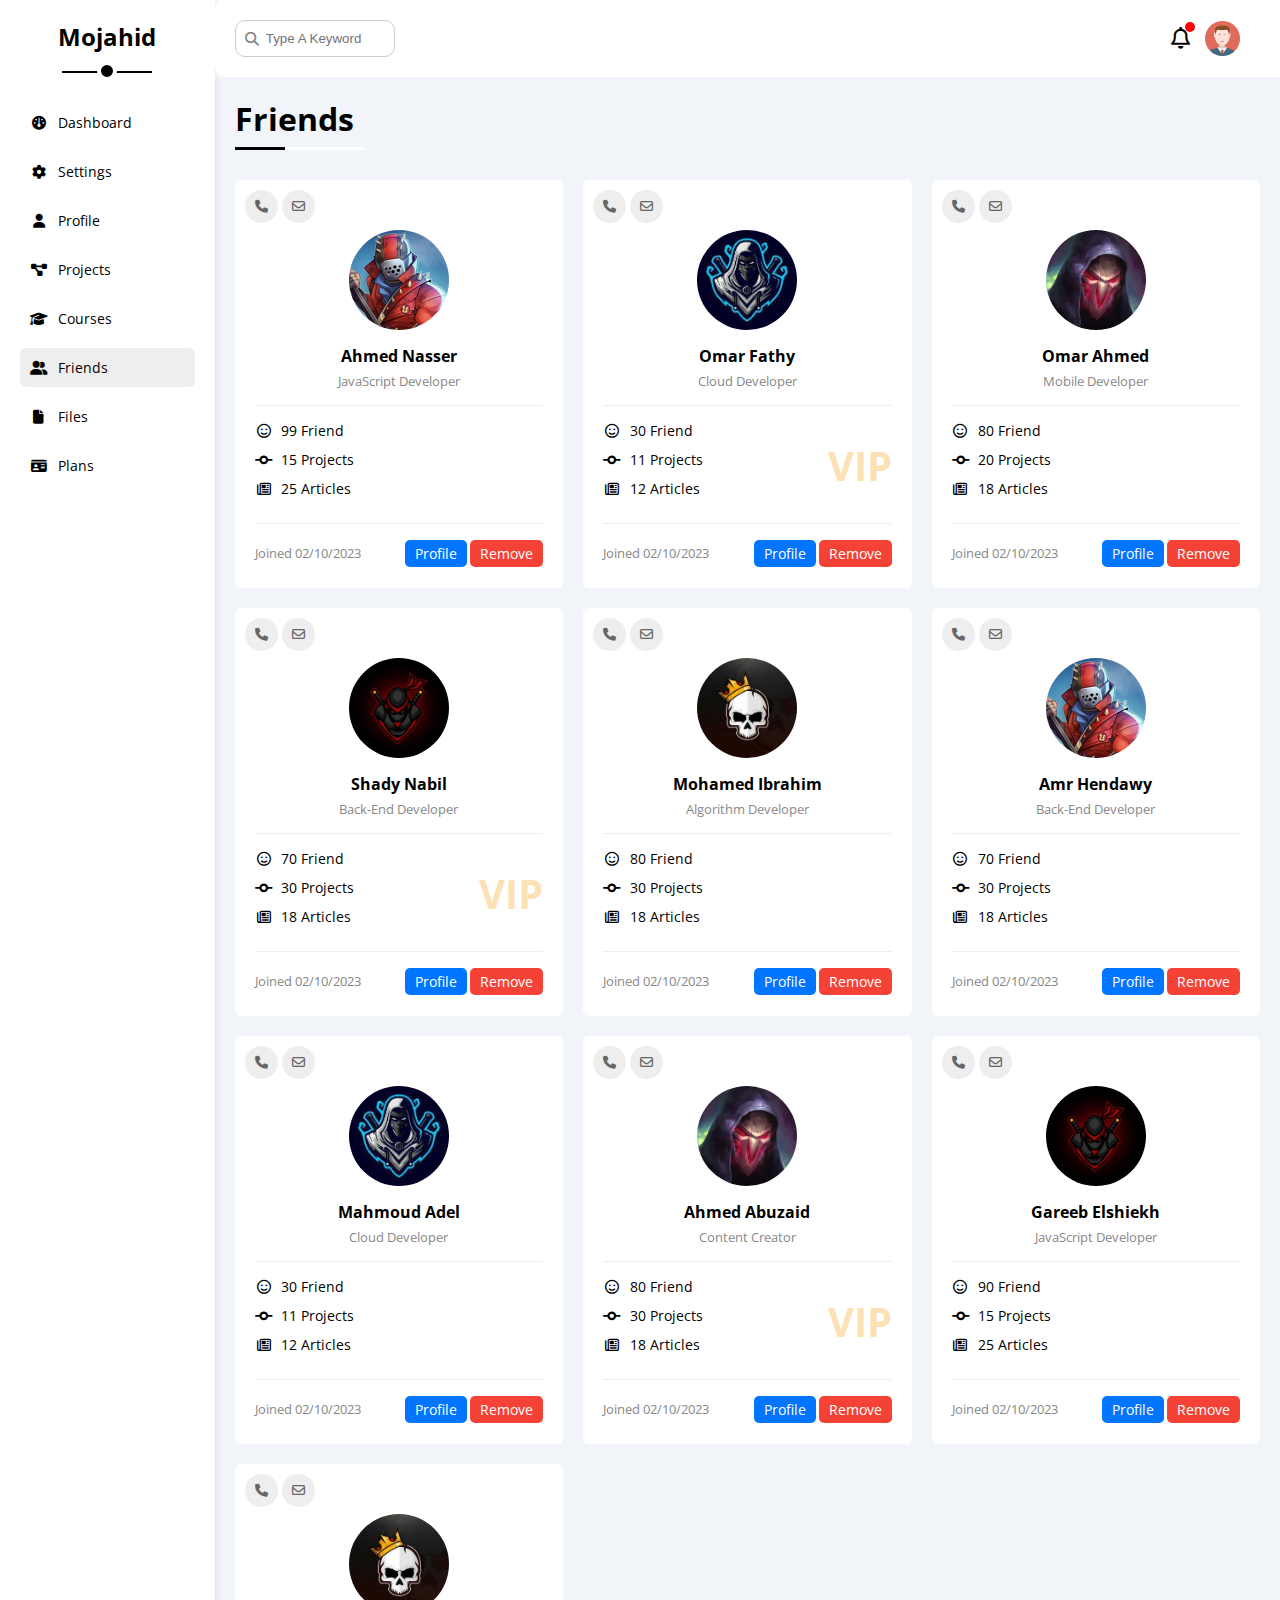
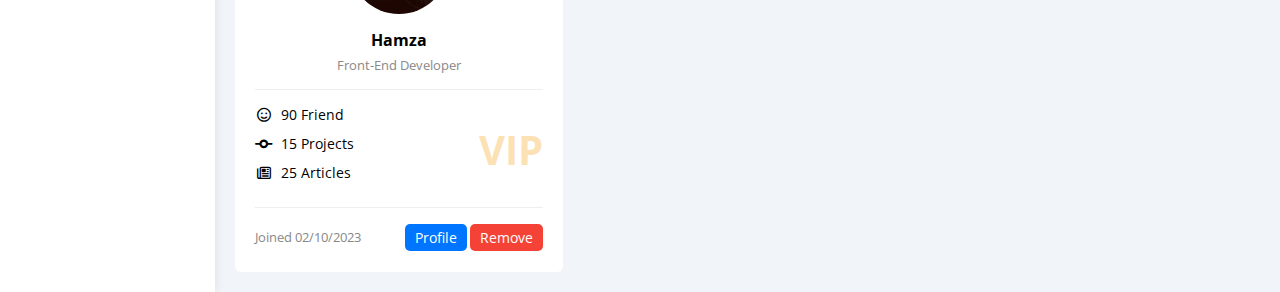
<file: friends.html>
<!DOCTYPE html>
<html lang="en">
  <head>
    <meta charset="UTF-8" />
    <meta http-equiv="X-UA-Compatible" content="IE=edge" />
    <meta name="viewport" content="width=device-width, initial-scale=1.0" />
    <link rel="stylesheet" href="css/all.min.css" />
    <link rel="stylesheet" href="css/master.css" />
    <title>Friends</title>
    <link rel="preconnect" href="https://fonts.googleapis.com" />
    <link rel="preconnect" href="https://fonts.gstatic.com" crossorigin />
    <link
      href="https://fonts.googleapis.com/css2?family=Open+Sans:wght@300;500&display=swap"
      rel="stylesheet"
    />
  </head>
  <body>
    <div class="page">
      <div class="sidebar">
        <h2>Mojahid</h2>
        <ul>
          <li>
            <a href="index.html">
              <i class="fa-solid fa-gauge fa-fw"></i>
              <span>Dashboard</span>
            </a>
          </li>
          <li>
            <a href="settings.html">
              <i class="fa-solid fa-gear fa-fw"></i>
              <span>Settings</span>
            </a>
          </li>
          <li>
            <a href="profile.html">
              <i class="fa-solid fa-user fa-fw"></i>
              <span>Profile</span>
            </a>
          </li>
          <li>
            <a href="projects.html">
              <i class="fa-solid fa-diagram-project fa-fw"></i>
              <span>Projects</span>
            </a>
          </li>
          <li>
            <a href="courses.html">
              <i class="fa-sharp fa-solid fa-graduation-cap fa-fw"></i>
              <span>Courses</span>
            </a>
          </li>
          <li>
            <a class="active" href="friends.html">
              <i class="fa-sharp fa-solid fa-user-group fa-fw"></i>
              <span>Friends</span>
            </a>
          </li>
          <li>
            <a href="files.html">
              <i class="fa-solid fa-file fa-fw"></i>
              <span>Files</span>
            </a>
          </li>
          <li>
            <a href="plans.html">
              <i class="fa-solid fa-id-card fa-fw"></i>
              <span>Plans</span>
            </a>
          </li>
        </ul>
      </div>
      <div class="content">
        <div class="head">
          <div class="search">
            <input type="search" placeholder="Type A Keyword" />
          </div>
          <div class="profile">
            <span>
              <i class="fa-regular fa-bell"></i>
            </span>
            <img src="./imgs/avatar.png" alt="Avatar" />
          </div>
        </div>
        <h1 class="title">Friends</h1>
        <div class="friend-page">
          <div class="friend">
            <div class="contact">
              <i class="fa-solid fa-phone"></i>
              <i class="fa-regular fa-envelope"></i>
            </div>
            <div class="info">
              <img src="./imgs/friend-01.jpg" alt="">
              <h4>Ahmed Nasser</h4>
              <p>JavaScript Developer</p>
            </div>
            <div class="icons">
              <div>
                <i class="fa-regular fa-face-smile fa-fw"></i>
                <span>99 Friend</span>
              </div>
              <div>
                <i class="fa-solid fa-code-commit fa-fw"></i>
                <span>15 Projects</span>
              </div>
              <div>
                <i class="fa-regular fa-newspaper fa-fw"></i>
                <span>25 Articles</span>
              </div>
            </div>
            <div class="links">
              <span>Joined 02/10/2023</span>
              <div class="buttons">
                <a href="profile.html">Profile</a>
                <a href="#">Remove</a>
              </div>
            </div>
          </div>
          <div class="friend">
            <div class="contact">
              <i class="fa-solid fa-phone"></i>
              <i class="fa-regular fa-envelope"></i>
            </div>
            <div class="info">
              <img src="./imgs/friend-02.jpg" alt="">
              <h4>Omar Fathy</h4>
              <p>Cloud Developer</p>
            </div>
            <div class="icons">
              <div>
                <i class="fa-regular fa-face-smile fa-fw"></i>
                <span>30 Friend</span>
              </div>
              <div>
                <i class="fa-solid fa-code-commit fa-fw"></i>
                <span>11 Projects</span>
              </div>
              <div>
                <i class="fa-regular fa-newspaper fa-fw"></i>
                <span>12 Articles</span>
              </div>
              <span class="vip">VIP</span>
            </div>
            <div class="links">
              <span>Joined 02/10/2023</span>
              <div class="buttons">
                <a href="profile.html">Profile</a>
                <a href="#">Remove</a>
              </div>
            </div>
          </div>
          <div class="friend">
            <div class="contact">
              <i class="fa-solid fa-phone"></i>
              <i class="fa-regular fa-envelope"></i>
            </div>
            <div class="info">
              <img src="./imgs/friend-03.jpg" alt="">
              <h4>Omar Ahmed</h4>
              <p>Mobile Developer</p>
            </div>
            <div class="icons">
              <div>
                <i class="fa-regular fa-face-smile fa-fw"></i>
                <span>80 Friend</span>
              </div>
              <div>
                <i class="fa-solid fa-code-commit fa-fw"></i>
                <span>20 Projects</span>
              </div>
              <div>
                <i class="fa-regular fa-newspaper fa-fw"></i>
                <span>18 Articles</span>
              </div>
            </div>
            <div class="links">
              <span>Joined 02/10/2023</span>
              <div class="buttons">
                <a href="profile.html">Profile</a>
                <a href="#">Remove</a>
              </div>
            </div>
          </div>
          <div class="friend">
            <div class="contact">
              <i class="fa-solid fa-phone"></i>
              <i class="fa-regular fa-envelope"></i>
            </div>
            <div class="info">
              <img src="./imgs/friend-04.jpg" alt="">
              <h4>Shady Nabil</h4>
              <p>Back-End Developer</p>
            </div>
            <div class="icons">
              <div>
                <i class="fa-regular fa-face-smile fa-fw"></i>
                <span>70 Friend</span>
              </div>
              <div>
                <i class="fa-solid fa-code-commit fa-fw"></i>
                <span>30 Projects</span>
              </div>
              <div>
                <i class="fa-regular fa-newspaper fa-fw"></i>
                <span>18 Articles</span>
              </div>
              <span class="vip">VIP</span>
            </div>
            <div class="links">
              <span>Joined 02/10/2023</span>
              <div class="buttons">
                <a href="profile.html">Profile</a>
                <a href="#">Remove</a>
              </div>
            </div>
          </div>
          <div class="friend">
            <div class="contact">
              <i class="fa-solid fa-phone"></i>
              <i class="fa-regular fa-envelope"></i>
            </div>
            <div class="info">
              <img src="./imgs/friend-05.jpg" alt="">
              <h4>Mohamed Ibrahim</h4>
              <p>Algorithm Developer</p>
            </div>
            <div class="icons">
              <div>
                <i class="fa-regular fa-face-smile fa-fw"></i>
                <span>80 Friend</span>
              </div>
              <div>
                <i class="fa-solid fa-code-commit fa-fw"></i>
                <span>30 Projects</span>
              </div>
              <div>
                <i class="fa-regular fa-newspaper fa-fw"></i>
                <span>18 Articles</span>
              </div>
            </div>
            <div class="links">
              <span>Joined 02/10/2023</span>
              <div class="buttons">
                <a href="profile.html">Profile</a>
                <a href="#">Remove</a>
              </div>
            </div>
          </div>
          <div class="friend">
            <div class="contact">
              <i class="fa-solid fa-phone"></i>
              <i class="fa-regular fa-envelope"></i>
            </div>
            <div class="info">
              <img src="./imgs/friend-01.jpg" alt="">
              <h4>Amr Hendawy</h4>
              <p>Back-End Developer</p>
            </div>
            <div class="icons">
              <div>
                <i class="fa-regular fa-face-smile fa-fw"></i>
                <span>70 Friend</span>
              </div>
              <div>
                <i class="fa-solid fa-code-commit fa-fw"></i>
                <span>30 Projects</span>
              </div>
              <div>
                <i class="fa-regular fa-newspaper fa-fw"></i>
                <span>18 Articles</span>
              </div>
            </div>
            <div class="links">
              <span>Joined 02/10/2023</span>
              <div class="buttons">
                <a href="profile.html">Profile</a>
                <a href="#">Remove</a>
              </div>
            </div>
          </div>
          <div class="friend">
            <div class="contact">
              <i class="fa-solid fa-phone"></i>
              <i class="fa-regular fa-envelope"></i>
            </div>
            <div class="info">
              <img src="./imgs/friend-02.jpg" alt="">
              <h4>Mahmoud Adel</h4>
              <p>Cloud Developer</p>
            </div>
            <div class="icons">
              <div>
                <i class="fa-regular fa-face-smile fa-fw"></i>
                <span>30 Friend</span>
              </div>
              <div>
                <i class="fa-solid fa-code-commit fa-fw"></i>
                <span>11 Projects</span>
              </div>
              <div>
                <i class="fa-regular fa-newspaper fa-fw"></i>
                <span>12 Articles</span>
              </div>
            </div>
            <div class="links">
              <span>Joined 02/10/2023</span>
              <div class="buttons">
                <a href="profile.html">Profile</a>
                <a href="#">Remove</a>
              </div>
            </div>
          </div>
          <div class="friend">
            <div class="contact">
              <i class="fa-solid fa-phone"></i>
              <i class="fa-regular fa-envelope"></i>
            </div>
            <div class="info">
              <img src="./imgs/friend-03.jpg" alt="">
              <h4>Ahmed Abuzaid</h4>
              <p>Content Creator</p>
            </div>
            <div class="icons">
              <div>
                <i class="fa-regular fa-face-smile fa-fw"></i>
                <span>80 Friend</span>
              </div>
              <div>
                <i class="fa-solid fa-code-commit fa-fw"></i>
                <span>30 Projects</span>
              </div>
              <div>
                <i class="fa-regular fa-newspaper fa-fw"></i>
                <span>18 Articles</span>
              </div>
              <span class="vip">VIP</span>
            </div>
            <div class="links">
              <span>Joined 02/10/2023</span>
              <div class="buttons">
                <a href="profile.html">Profile</a>
                <a href="#">Remove</a>
              </div>
            </div>
          </div>
          <div class="friend">
            <div class="contact">
              <i class="fa-solid fa-phone"></i>
              <i class="fa-regular fa-envelope"></i>
            </div>
            <div class="info">
              <img src="./imgs/friend-04.jpg" alt="">
              <h4>Gareeb Elshiekh</h4>
              <p>JavaScript Developer</p>
            </div>
            <div class="icons">
              <div>
                <i class="fa-regular fa-face-smile fa-fw"></i>
                <span>90 Friend</span>
              </div>
              <div>
                <i class="fa-solid fa-code-commit fa-fw"></i>
                <span>15 Projects</span>
              </div>
              <div>
                <i class="fa-regular fa-newspaper fa-fw"></i>
                <span>25 Articles</span>
              </div>
            </div>
            <div class="links">
              <span>Joined 02/10/2023</span>
              <div class="buttons">
                <a href="profile.html">Profile</a>
                <a href="#">Remove</a>
              </div>
            </div>
          </div>
          <div class="friend">
            <div class="contact">
              <i class="fa-solid fa-phone"></i>
              <i class="fa-regular fa-envelope"></i>
            </div>
            <div class="info">
              <img src="./imgs/friend-05.jpg" alt="">
              <h4>Hamza</h4>
              <p>Front-End Developer</p>
            </div>
            <div class="icons">
              <div>
                <i class="fa-regular fa-face-smile fa-fw"></i>
                <span>90 Friend</span>
              </div>
              <div>
                <i class="fa-solid fa-code-commit fa-fw"></i>
                <span>15 Projects</span>
              </div>
              <div>
                <i class="fa-regular fa-newspaper fa-fw"></i>
                <span>25 Articles</span>
              </div>
              <span class="vip">VIP</span>
            </div>
            <div class="links">
              <span>Joined 02/10/2023</span>
              <div class="buttons">
                <a href="profile.html">Profile</a>
                <a href="#">Remove</a>
              </div>
            </div>
          </div>
        </div>
      </div>
    </div>
  </body>
</html>
</file>
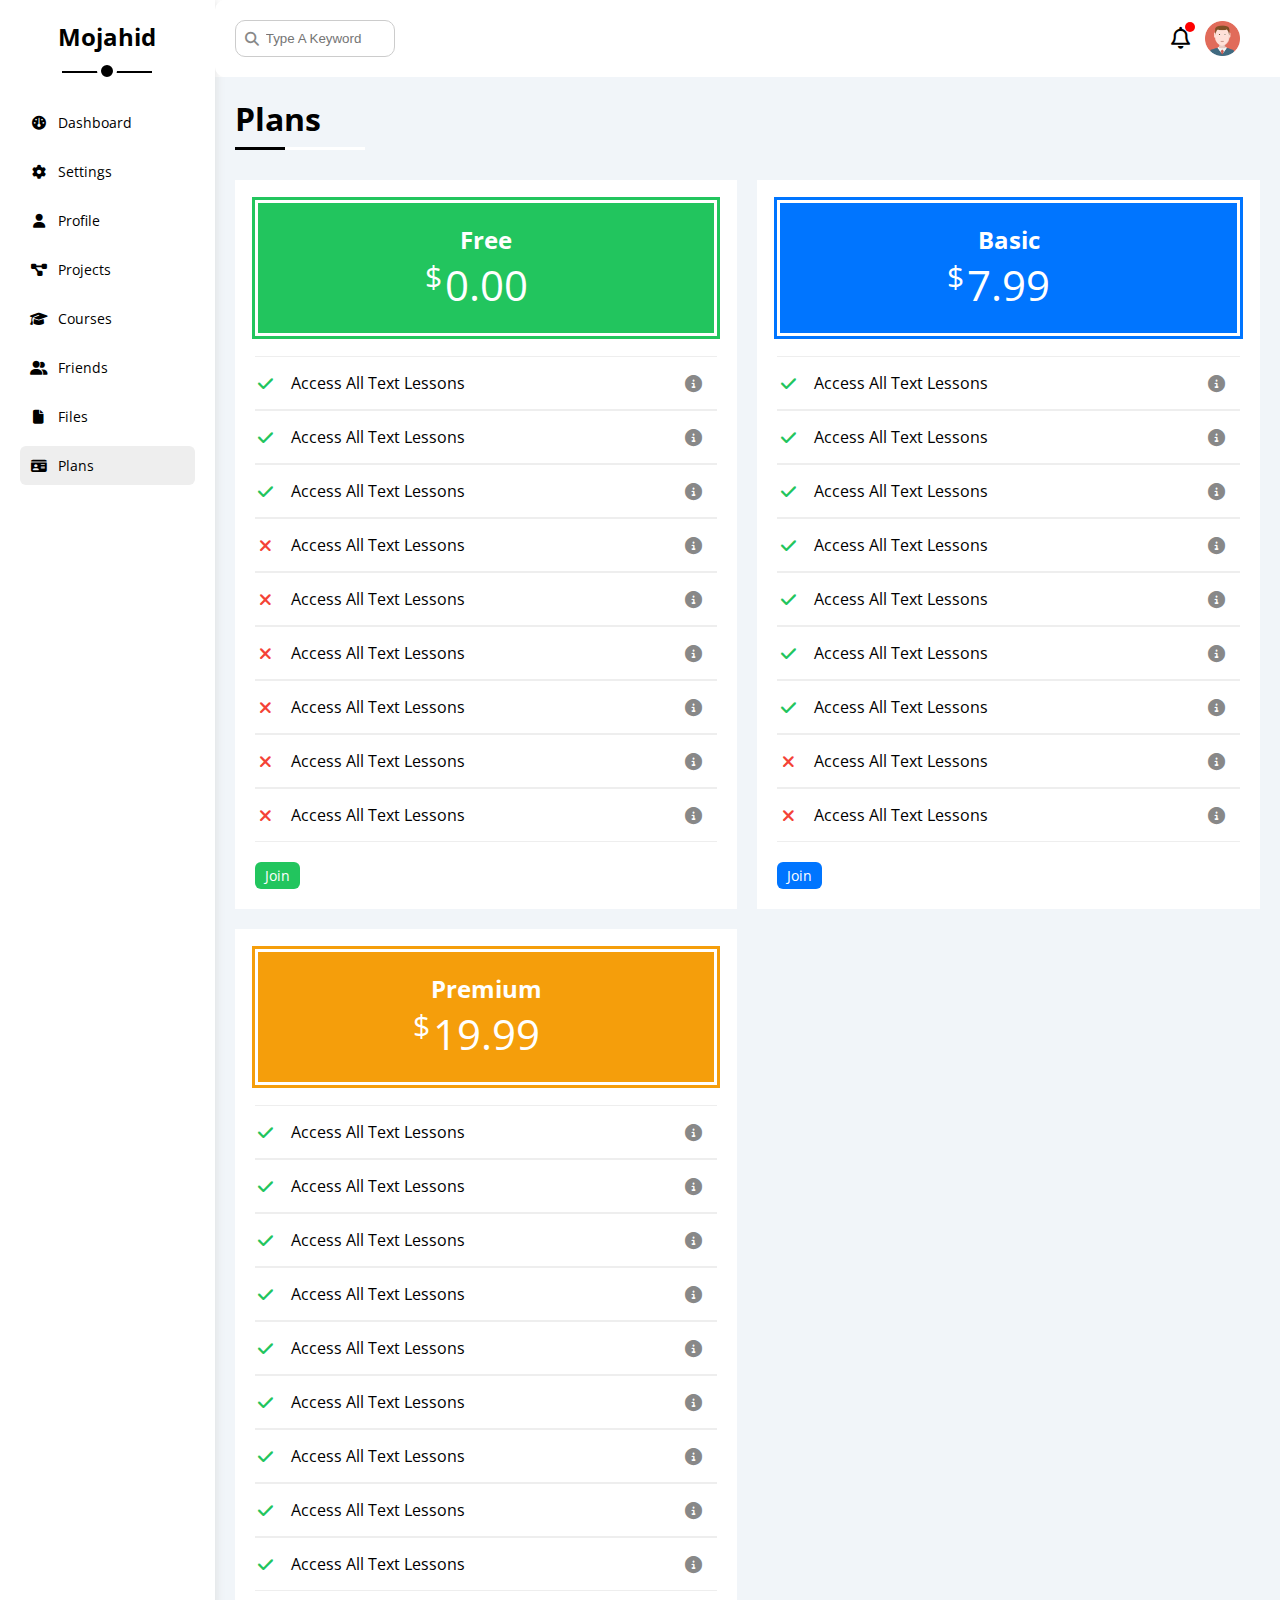
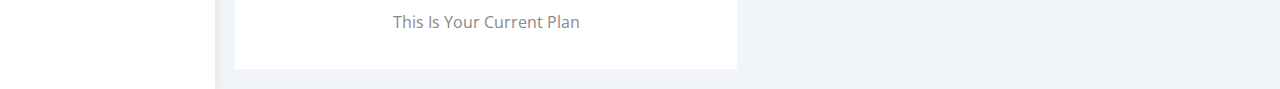
<file: plans.html>
<!DOCTYPE html>
<html lang="en">
  <head>
    <meta charset="UTF-8" />
    <meta http-equiv="X-UA-Compatible" content="IE=edge" />
    <meta name="viewport" content="width=device-width, initial-scale=1.0" />
    <link rel="stylesheet" href="css/all.min.css" />
    <link rel="stylesheet" href="css/master.css" />
    <title>Plans</title>
    <link rel="preconnect" href="https://fonts.googleapis.com" />
    <link rel="preconnect" href="https://fonts.gstatic.com" crossorigin />
    <link
      href="https://fonts.googleapis.com/css2?family=Open+Sans:wght@300;500&display=swap"
      rel="stylesheet"
    />
  </head>
  <body>
    <div class="page">
      <div class="sidebar">
        <h2>Mojahid</h2>
        <ul>
          <li>
            <a href="index.html">
              <i class="fa-solid fa-gauge fa-fw"></i>
              <span>Dashboard</span>
            </a>
          </li>
          <li>
            <a href="settings.html">
              <i class="fa-solid fa-gear fa-fw"></i>
              <span>Settings</span>
            </a>
          </li>
          <li>
            <a href="profile.html">
              <i class="fa-solid fa-user fa-fw"></i>
              <span>Profile</span>
            </a>
          </li>
          <li>
            <a href="projects.html">
              <i class="fa-solid fa-diagram-project fa-fw"></i>
              <span>Projects</span>
            </a>
          </li>
          <li>
            <a href="courses.html">
              <i class="fa-sharp fa-solid fa-graduation-cap fa-fw"></i>
              <span>Courses</span>
            </a>
          </li>
          <li>
            <a href="friends.html">
              <i class="fa-sharp fa-solid fa-user-group fa-fw"></i>
              <span>Friends</span>
            </a>
          </li>
          <li>
            <a href="files.html">
              <i class="fa-solid fa-file fa-fw"></i>
              <span>Files</span>
            </a>
          </li>
          <li>
            <a class="active" href="plans.html">
              <i class="fa-solid fa-id-card fa-fw"></i>
              <span>Plans</span>
            </a>
          </li>
        </ul>
      </div>
      <div class="content">
        <div class="head">
          <div class="search">
            <input type="search" placeholder="Type A Keyword" />
          </div>
          <div class="profile">
            <span>
              <i class="fa-regular fa-bell"></i>
            </span>
            <img src="./imgs/avatar.png" alt="Avatar" />
          </div>
        </div>
        <h1 class="title">Plans</h1>
        <div class="plans">
          <div class="plan green">
            <div class="top">
              <h2>Free</h2>
              <div class="price">
                <span>$</span>
                <span>0.00</span>
              </div>
            </div>
            <ul>
              <li>
                <i class="fa-solid fa-check fa-fw yes"></i>
                <span>Access All Text Lessons</span>
                <i class="fa-solid fa-circle-info help"></i>
              </li>
              <li>
                <i class="fa-solid fa-check fa-fw yes"></i>
                <span>Access All Text Lessons</span>
                <i class="fa-solid fa-circle-info help"></i>
              </li>
              <li>
                <i class="fa-solid fa-check fa-fw yes"></i>
                <span>Access All Text Lessons</span>
                <i class="fa-solid fa-circle-info help"></i>
              </li>
              <li>
                <i class="fa-solid fa-xmark fa-fw"></i>
                <span>Access All Text Lessons</span>
                <i class="fa-solid fa-circle-info help"></i>
              </li>
              <li>
                <i class="fa-solid fa-xmark fa-fw"></i>
                <span>Access All Text Lessons</span>
                <i class="fa-solid fa-circle-info help"></i>
              </li>
              <li>
                <i class="fa-solid fa-xmark fa-fw"></i>
                <span>Access All Text Lessons</span>
                <i class="fa-solid fa-circle-info help"></i>
              </li>
              <li>
                <i class="fa-solid fa-xmark fa-fw"></i>
                <span>Access All Text Lessons</span>
                <i class="fa-solid fa-circle-info help"></i>
              </li>
              <li>
                <i class="fa-solid fa-xmark fa-fw"></i>
                <span>Access All Text Lessons</span>
                <i class="fa-solid fa-circle-info help"></i>
              </li>
              <li>
                <i class="fa-solid fa-xmark fa-fw"></i>
                <span>Access All Text Lessons</span>
                <i class="fa-solid fa-circle-info help"></i>
              </li>
            </ul>
            <a href="#">Join</a>
          </div>
          <div class="plan blue">
            <div class="top">
              <h2>Basic</h2>
              <div class="price">
                <span>$</span>
                <span>7.99</span>
              </div>
            </div>
            <ul>
              <li>
                <i class="fa-solid fa-check fa-fw yes"></i>
                <span>Access All Text Lessons</span>
                <i class="fa-solid fa-circle-info help"></i>
              </li>
              <li>
                <i class="fa-solid fa-check fa-fw yes"></i>
                <span>Access All Text Lessons</span>
                <i class="fa-solid fa-circle-info help"></i>
              </li>
              <li>
                <i class="fa-solid fa-check fa-fw yes"></i>
                <span>Access All Text Lessons</span>
                <i class="fa-solid fa-circle-info help"></i>
              </li>
              <li>
                <i class="fa-solid fa-check fa-fw yes"></i>
                <span>Access All Text Lessons</span>
                <i class="fa-solid fa-circle-info help"></i>
              </li>
              <li>
                <i class="fa-solid fa-check fa-fw yes"></i>
                <span>Access All Text Lessons</span>
                <i class="fa-solid fa-circle-info help"></i>
              </li>
              <li>
                <i class="fa-solid fa-check fa-fw yes"></i>
                <span>Access All Text Lessons</span>
                <i class="fa-solid fa-circle-info help"></i>
              </li>
              <li>
                <i class="fa-solid fa-check fa-fw yes"></i>
                <span>Access All Text Lessons</span>
                <i class="fa-solid fa-circle-info help"></i>
              </li>
              <li>
                <i class="fa-solid fa-xmark fa-fw"></i>
                <span>Access All Text Lessons</span>
                <i class="fa-solid fa-circle-info help"></i>
              </li>
              <li>
                <i class="fa-solid fa-xmark fa-fw"></i>
                <span>Access All Text Lessons</span>
                <i class="fa-solid fa-circle-info help"></i>
              </li>
            </ul>
            <a href="#">Join</a>
          </div>
          <div class="plan orange">
            <div class="top">
              <h2>Premium</h2>
              <div class="price">
                <span>$</span>
                <span>19.99</span>
              </div>
            </div>
            <ul>
              <li>
                <i class="fa-solid fa-check fa-fw yes"></i>
                <span>Access All Text Lessons</span>
                <i class="fa-solid fa-circle-info help"></i>
              </li>
              <li>
                <i class="fa-solid fa-check fa-fw yes"></i>
                <span>Access All Text Lessons</span>
                <i class="fa-solid fa-circle-info help"></i>
              </li>
              <li>
                <i class="fa-solid fa-check fa-fw yes"></i>
                <span>Access All Text Lessons</span>
                <i class="fa-solid fa-circle-info help"></i>
              </li>
              <li>
                <i class="fa-solid fa-check fa-fw yes"></i>
                <span>Access All Text Lessons</span>
                <i class="fa-solid fa-circle-info help"></i>
              </li>
              <li>
                <i class="fa-solid fa-check fa-fw yes"></i>
                <span>Access All Text Lessons</span>
                <i class="fa-solid fa-circle-info help"></i>
              </li>
              <li>
                <i class="fa-solid fa-check fa-fw yes"></i>
                <span>Access All Text Lessons</span>
                <i class="fa-solid fa-circle-info help"></i>
              </li>
              <li>
                <i class="fa-solid fa-check fa-fw yes"></i>
                <span>Access All Text Lessons</span>
                <i class="fa-solid fa-circle-info help"></i>
              </li>
              <li>
                <i class="fa-solid fa-check fa-fw yes"></i>
                <span>Access All Text Lessons</span>
                <i class="fa-solid fa-circle-info help"></i>
              </li>
              <li>
                <i class="fa-solid fa-check fa-fw yes"></i>
                <span>Access All Text Lessons</span>
                <i class="fa-solid fa-circle-info help"></i>
              </li>
            </ul>
            <p>This Is Your Current Plan</p>
          </div>
        </div>
      </div>
    </div>
  </body>
</html>
</file>
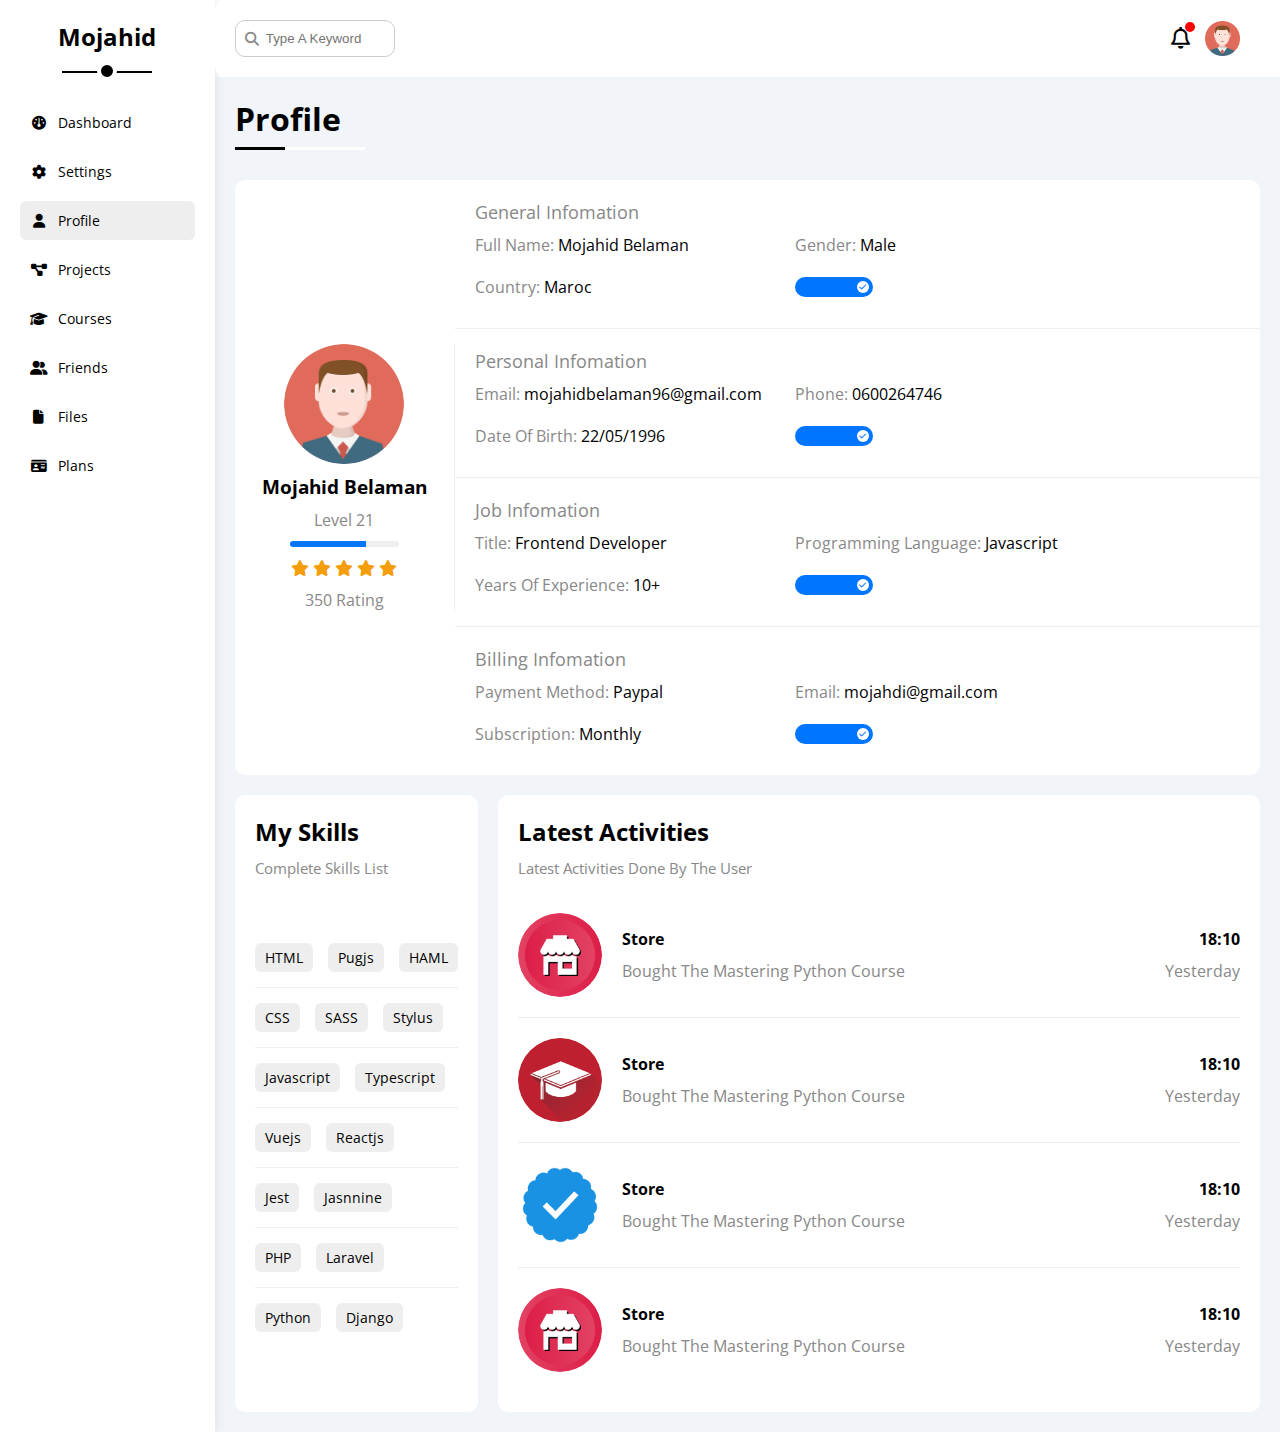
<file: profile.html>
<!DOCTYPE html>
<html lang="en">
  <head>
    <meta charset="UTF-8" />
    <meta http-equiv="X-UA-Compatible" content="IE=edge" />
    <meta name="viewport" content="width=device-width, initial-scale=1.0" />
    <link rel="stylesheet" href="css/all.min.css" />
    <link rel="stylesheet" href="css/master.css" />
    <title>Profile</title>
    <link rel="preconnect" href="https://fonts.googleapis.com" />
    <link rel="preconnect" href="https://fonts.gstatic.com" crossorigin />
    <link
      href="https://fonts.googleapis.com/css2?family=Open+Sans:wght@300;500&display=swap"
      rel="stylesheet"
    />
  </head>
  <body>
    <div class="page">
      <div class="sidebar">
        <h2>Mojahid</h2>
        <ul>
          <li>
            <a href="index.html">
              <i class="fa-solid fa-gauge fa-fw"></i>
              <span>Dashboard</span>
            </a>
          </li>
          <li>
            <a href="settings.html">
              <i class="fa-solid fa-gear fa-fw"></i>
              <span>Settings</span>
            </a>
          </li>
          <li>
            <a class="active" href="profile.html">
              <i class="fa-solid fa-user fa-fw"></i>
              <span>Profile</span>
            </a>
          </li>
          <li>
            <a href="projects.html">
              <i class="fa-solid fa-diagram-project fa-fw"></i>
              <span>Projects</span>
            </a>
          </li>
          <li>
            <a href="courses.html">
              <i class="fa-sharp fa-solid fa-graduation-cap fa-fw"></i>
              <span>Courses</span>
            </a>
          </li>
          <li>
            <a href="friends.html">
              <i class="fa-sharp fa-solid fa-user-group fa-fw"></i>
              <span>Friends</span>
            </a>
          </li>
          <li>
            <a href="files.html">
              <i class="fa-solid fa-file fa-fw"></i>
              <span>Files</span>
            </a>
          </li>
          <li>
            <a href="plans.html">
              <i class="fa-solid fa-id-card fa-fw"></i>
              <span>Plans</span>
            </a>
          </li>
        </ul>
      </div>
      <div class="content">
        <div class="head">
          <div class="search">
            <input type="search" placeholder="Type A Keyword" />
          </div>
          <div class="profile">
            <span>
              <i class="fa-regular fa-bell"></i>
            </span>
            <img src="./imgs/avatar.png" alt="Avatar" />
          </div>
        </div>
        <h1 class="title">Profile</h1>
        <div class="profile">
          <div class="overview">
            <div class="avatar">
              <img src="./imgs/avatar.png" alt="avatar" />
              <h3>Mojahid Belaman</h3>
              <p>Level 21</p>
              <div class="progress">
                <span style="width: 70%"></span>
              </div>
              <div class="stars">
                <i class="fa-solid fa-star"></i>
                <i class="fa-solid fa-star"></i>
                <i class="fa-solid fa-star"></i>
                <i class="fa-solid fa-star"></i>
                <i class="fa-solid fa-star"></i>
              </div>
              <p>350 Rating</p>
            </div>
            <div class="info">
              <div class="box">
                <h4>General Infomation</h4>
                <div>
                  <span>Full Name:</span>
                  <span>Mojahid Belaman</span>
                </div>
                <div>
                  <span>Gender: </span>
                  <span>Male</span>
                </div>
                <div>
                  <span>Country: </span>
                  <span>Maroc</span>
                </div>
                <div>
                  <label>
                    <input class="toggle-checkbox" type="checkbox" checked />
                    <div class="toggle-switch"></div>
                  </label>
                </div>
              </div>
              <div class="box">
                <h4>Personal Infomation</h4>
                <div>
                  <span>Email:</span>
                  <span>mojahidbelaman96@gmail.com</span>
                </div>
                <div>
                  <span>Phone: </span>
                  <span>0600264746</span>
                </div>
                <div>
                  <span>Date Of Birth: </span>
                  <span>22/05/1996</span>
                </div>
                <div>
                  <label>
                    <input class="toggle-checkbox" type="checkbox" checked />
                    <div class="toggle-switch"></div>
                  </label>
                </div>
              </div>
              <div class="box">
                <h4>Job Infomation</h4>
                <div>
                  <span>Title:</span>
                  <span>Frontend Developer</span>
                </div>
                <div>
                  <span>Programming Language: </span>
                  <span>Javascript</span>
                </div>
                <div>
                  <span>Years Of Experience: </span>
                  <span>10+</span>
                </div>
                <div>
                  <label>
                    <input class="toggle-checkbox" type="checkbox" checked />
                    <div class="toggle-switch"></div>
                  </label>
                </div>
              </div>
              <div class="box">
                <h4>Billing Infomation</h4>
                <div>
                  <span>Payment Method:</span>
                  <span>Paypal</span>
                </div>
                <div>
                  <span>Email: </span>
                  <span>mojahdi@gmail.com</span>
                </div>
                <div>
                  <span>Subscription: </span>
                  <span>Monthly</span>
                </div>
                <div>
                  <label>
                    <input class="toggle-checkbox" type="checkbox" checked />
                    <div class="toggle-switch"></div>
                  </label>
                </div>
              </div>
            </div>
          </div>
          <div class="other">
            <div class="skills">
              <h2>My Skills</h2>
              <p>Complete Skills List</p>
              <div class="skill">
                <span>HTML</span>
                <span>Pugjs</span>
                <span>HAML</span>
              </div>
              <div class="skill">
                <span>CSS</span>
                <span>SASS</span>
                <span>Stylus</span>
              </div>
              <div class="skill">
                <span>Javascript</span>
                <span>Typescript</span>
              </div>
              <div class="skill">
                <span>Vuejs</span>
                <span>Reactjs</span>
              </div>
              <div class="skill">
                <span>Jest</span>
                <span>Jasnnine</span>
              </div>
              <div class="skill">
                <span>PHP</span>
                <span>Laravel</span>
              </div>
              <div class="skill">
                <span>Python</span>
                <span>Django</span>
              </div>
            </div>
            <div class="activities">
              <h2>Latest Activities</h2>
              <p>Latest Activities Done By The User</p>
              <div class="activity">
                <img src="./imgs/activity-01.png" alt="">
                <div class="info">
                  <span>Store</span>
                  <span>Bought The Mastering Python Course</span>
                </div>
                <div class="time">
                  <span>18:10</span>
                  <span>Yesterday</span>
                </div>
              </div>
              <div class="activity">
                <img src="./imgs/activity-02.png" alt="">
                <div class="info">
                  <span>Store</span>
                  <span>Bought The Mastering Python Course</span>
                </div>
                <div class="time">
                  <span>18:10</span>
                  <span>Yesterday</span>
                </div>
              </div>
              <div class="activity">
                <img src="./imgs/activity-03.png" alt="">
                <div class="info">
                  <span>Store</span>
                  <span>Bought The Mastering Python Course</span>
                </div>
                <div class="time">
                  <span>18:10</span>
                  <span>Yesterday</span>
                </div>
              </div>
              <div class="activity">
                <img src="./imgs/activity-01.png" alt="">
                <div class="info">
                  <span>Store</span>
                  <span>Bought The Mastering Python Course</span>
                </div>
                <div class="time">
                  <span>18:10</span>
                  <span>Yesterday</span>
                </div>
              </div>
            </div>
          </div>
        </div>
      </div>
    </div>
  </body>
</html>
</file>
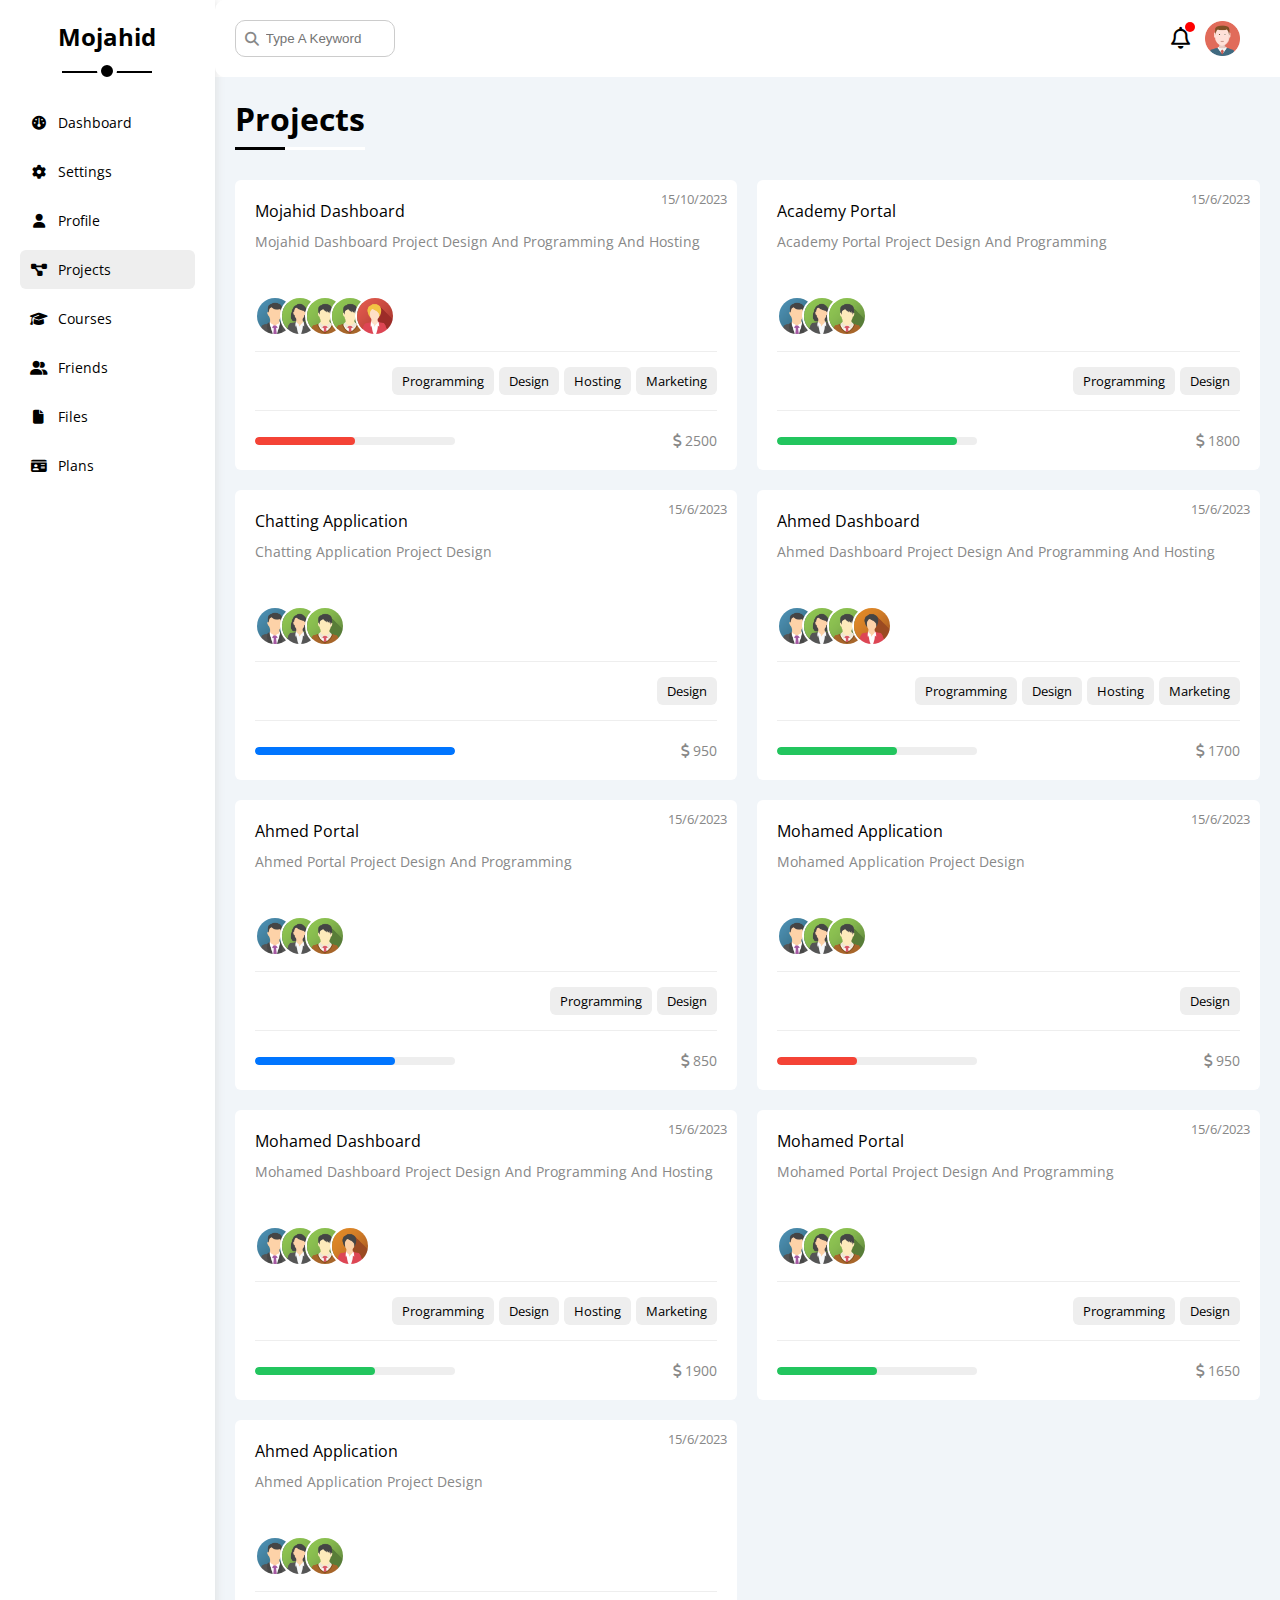
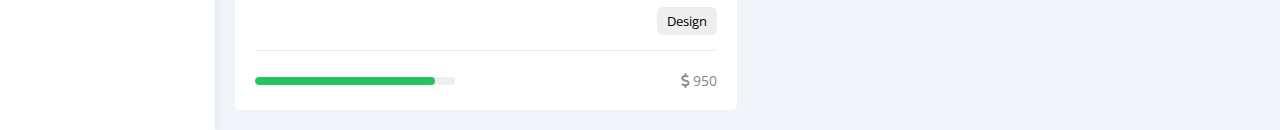
<file: projects.html>
<!DOCTYPE html>
<html lang="en">
  <head>
    <meta charset="UTF-8" />
    <meta http-equiv="X-UA-Compatible" content="IE=edge" />
    <meta name="viewport" content="width=device-width, initial-scale=1.0" />
    <link rel="stylesheet" href="css/all.min.css" />
    <link rel="stylesheet" href="css/master.css" />
    <title>Projects</title>
    <link rel="preconnect" href="https://fonts.googleapis.com" />
    <link rel="preconnect" href="https://fonts.gstatic.com" crossorigin />
    <link
      href="https://fonts.googleapis.com/css2?family=Open+Sans:wght@300;500&display=swap"
      rel="stylesheet"
    />
  </head>
  <body>
    <div class="page">
      <div class="sidebar">
        <h2>Mojahid</h2>
        <ul>
          <li>
            <a href="index.html">
              <i class="fa-solid fa-gauge fa-fw"></i>
              <span>Dashboard</span>
            </a>
          </li>
          <li>
            <a href="settings.html">
              <i class="fa-solid fa-gear fa-fw"></i>
              <span>Settings</span>
            </a>
          </li>
          <li>
            <a href="profile.html">
              <i class="fa-solid fa-user fa-fw"></i>
              <span>Profile</span>
            </a>
          </li>
          <li>
            <a class="active" href="projects.html">
              <i class="fa-solid fa-diagram-project fa-fw"></i>
              <span>Projects</span>
            </a>
          </li>
          <li>
            <a href="courses.html">
              <i class="fa-sharp fa-solid fa-graduation-cap fa-fw"></i>
              <span>Courses</span>
            </a>
          </li>
          <li>
            <a href="friends.html">
              <i class="fa-sharp fa-solid fa-user-group fa-fw"></i>
              <span>Friends</span>
            </a>
          </li>
          <li>
            <a href="files.html">
              <i class="fa-solid fa-file fa-fw"></i>
              <span>Files</span>
            </a>
          </li>
          <li>
            <a href="plans.html">
              <i class="fa-solid fa-id-card fa-fw"></i>
              <span>Plans</span>
            </a>
          </li>
        </ul>
      </div>
      <div class="content">
        <div class="head">
          <div class="search">
            <input type="search" placeholder="Type A Keyword" />
          </div>
          <div class="profile">
            <span>
              <i class="fa-regular fa-bell"></i>
            </span>
            <img src="./imgs/avatar.png" alt="Avatar" />
          </div>
        </div>
        <h1 class="title">Projects</h1>
        <div class="projects-page">
            <div class="project">
                <span>15/10/2023</span>
                <h4>Mojahid Dashboard</h4>
                <p>Mojahid Dashboard Project Design And Programming And Hosting</p>
                <dic class="team">
                    <a href="#"><img src="./imgs/team-01.png" alt=""></a>
                    <a href="#"><img src="./imgs/team-02.png" alt=""></a>
                    <a href="#"><img src="./imgs/team-03.png" alt=""></a>
                    <a href="#"><img src="./imgs/team-03.png" alt=""></a>
                    <a href="#"><img src="./imgs/team-05.png" alt=""></a>
                </dic>
                <div class="techs">
                    <span>Programming</span>
                    <span>Design</span>
                    <span>Hosting</span>
                    <span>Marketing</span>
                </div>
                <div class="info">
                    <div class="progress">
                        <span class="red" style="width: 50%"></span>
                    </div>
                    <div class="sallary">
                        <i class="fa-solid fa-dollar-sign"></i>
                        2500
                    </div>
                </div>
            </div>
            <div class="project">
                <span>15/6/2023</span>
                <h4>Academy Portal</h4>
                <p>Academy Portal Project Design And Programming</p>
                <dic class="team">
                    <a href="#"><img src="./imgs/team-01.png" alt=""></a>
                    <a href="#"><img src="./imgs/team-02.png" alt=""></a>
                    <a href="#"><img src="./imgs/team-03.png" alt=""></a>
                </dic>
                <div class="techs">
                    <span>Programming</span>
                    <span>Design</span>
                </div>
                <div class="info">
                    <div class="progress">
                        <span class="green" style="width: 90%"></span>
                    </div>
                    <div class="sallary">
                        <i class="fa-solid fa-dollar-sign"></i>
                        1800
                    </div>
                </div>
            </div>
            <div class="project">
                <span>15/6/2023</span>
                <h4>Chatting Application</h4>
                <p>Chatting Application Project Design</p>
                <dic class="team">
                    <a href="#"><img src="./imgs/team-01.png" alt=""></a>
                    <a href="#"><img src="./imgs/team-02.png" alt=""></a>
                    <a href="#"><img src="./imgs/team-03.png" alt=""></a>
                </dic>
                <div class="techs">
                    <span>Design</span>
                </div>
                <div class="info">
                    <div class="progress">
                        <span class="blue" style="width: 100%"></span>
                    </div>
                    <div class="sallary">
                        <i class="fa-solid fa-dollar-sign"></i>
                        950
                    </div>
                </div>
            </div>
            <div class="project">
                <span>15/6/2023</span>
                <h4>Ahmed Dashboard</h4>
                <p>Ahmed Dashboard Project Design And Programming And Hosting</p>
                <dic class="team">
                    <a href="#"><img src="./imgs/team-01.png" alt=""></a>
                    <a href="#"><img src="./imgs/team-02.png" alt=""></a>
                    <a href="#"><img src="./imgs/team-03.png" alt=""></a>
                    <a href="#"><img src="./imgs/team-04.png" alt=""></a>
                </dic>
                <div class="techs">
                    <span>Programming</span>
                    <span>Design</span>
                    <span>Hosting</span>
                    <span>Marketing</span>
                </div>
                <div class="info">
                    <div class="progress">
                        <span class="green" style="width: 60%"></span>
                    </div>
                    <div class="sallary">
                        <i class="fa-solid fa-dollar-sign"></i>
                        1700
                    </div>
                </div>
            </div>
            <div class="project">
                <span>15/6/2023</span>
                <h4>Ahmed Portal</h4>
                <p>Ahmed Portal Project Design And Programming</p>
                <dic class="team">
                    <a href="#"><img src="./imgs/team-01.png" alt=""></a>
                    <a href="#"><img src="./imgs/team-02.png" alt=""></a>
                    <a href="#"><img src="./imgs/team-03.png" alt=""></a>
                </dic>
                <div class="techs">
                    <span>Programming</span>
                    <span>Design</span>
                </div>
                <div class="info">
                    <div class="progress">
                        <span class="blue" style="width: 70%"></span>
                    </div>
                    <div class="sallary">
                        <i class="fa-solid fa-dollar-sign"></i>
                        850
                    </div>
                </div>
            </div>
            <div class="project">
                <span>15/6/2023</span>
                <h4>Mohamed Application</h4>
                <p>Mohamed Application Project Design</p>
                <dic class="team">
                    <a href="#"><img src="./imgs/team-01.png" alt=""></a>
                    <a href="#"><img src="./imgs/team-02.png" alt=""></a>
                    <a href="#"><img src="./imgs/team-03.png" alt=""></a>
                </dic>
                <div class="techs">
                    <span>Design</span>
                </div>
                <div class="info">
                    <div class="progress">
                        <span class="red" style="width: 40%"></span>
                    </div>
                    <div class="sallary">
                        <i class="fa-solid fa-dollar-sign"></i>
                        950
                    </div>
                </div>
            </div>
            <div class="project">
                <span>15/6/2023</span>
                <h4>Mohamed Dashboard</h4>
                <p>Mohamed Dashboard Project Design And Programming And Hosting</p>
                <dic class="team">
                    <a href="#"><img src="./imgs/team-01.png" alt=""></a>
                    <a href="#"><img src="./imgs/team-02.png" alt=""></a>
                    <a href="#"><img src="./imgs/team-03.png" alt=""></a>
                    <a href="#"><img src="./imgs/team-04.png" alt=""></a>
                </dic>
                <div class="techs">
                    <span>Programming</span>
                    <span>Design</span>
                    <span>Hosting</span>
                    <span>Marketing</span>
                </div>
                <div class="info">
                    <div class="progress">
                        <span class="green" style="width: 60%"></span>
                    </div>
                    <div class="sallary">
                        <i class="fa-solid fa-dollar-sign"></i>
                        1900
                    </div>
                </div>
            </div>
            <div class="project">
                <span>15/6/2023</span>
                <h4>Mohamed Portal</h4>
                <p>Mohamed Portal Project Design And Programming</p>
                <dic class="team">
                    <a href="#"><img src="./imgs/team-01.png" alt=""></a>
                    <a href="#"><img src="./imgs/team-02.png" alt=""></a>
                    <a href="#"><img src="./imgs/team-03.png" alt=""></a>
                </dic>
                <div class="techs">
                    <span>Programming</span>
                    <span>Design</span>
                </div>
                <div class="info">
                    <div class="progress">
                        <span class="green" style="width: 50%"></span>
                    </div>
                    <div class="sallary">
                        <i class="fa-solid fa-dollar-sign"></i>
                        1650
                    </div>
                </div>
            </div>
            <div class="project">
                <span>15/6/2023</span>
                <h4>Ahmed Application</h4>
                <p>Ahmed Application Project Design</p>
                <dic class="team">
                    <a href="#"><img src="./imgs/team-01.png" alt=""></a>
                    <a href="#"><img src="./imgs/team-02.png" alt=""></a>
                    <a href="#"><img src="./imgs/team-03.png" alt=""></a>
                </dic>
                <div class="techs">
                    <span>Design</span>
                </div>
                <div class="info">
                    <div class="progress">
                        <span class="green" style="width: 90%"></span>
                    </div>
                    <div class="sallary">
                        <i class="fa-solid fa-dollar-sign"></i>
                        950
                    </div>
                </div>
            </div>
        </div>
      </div>
    </div>
  </body>
</html>
</file>
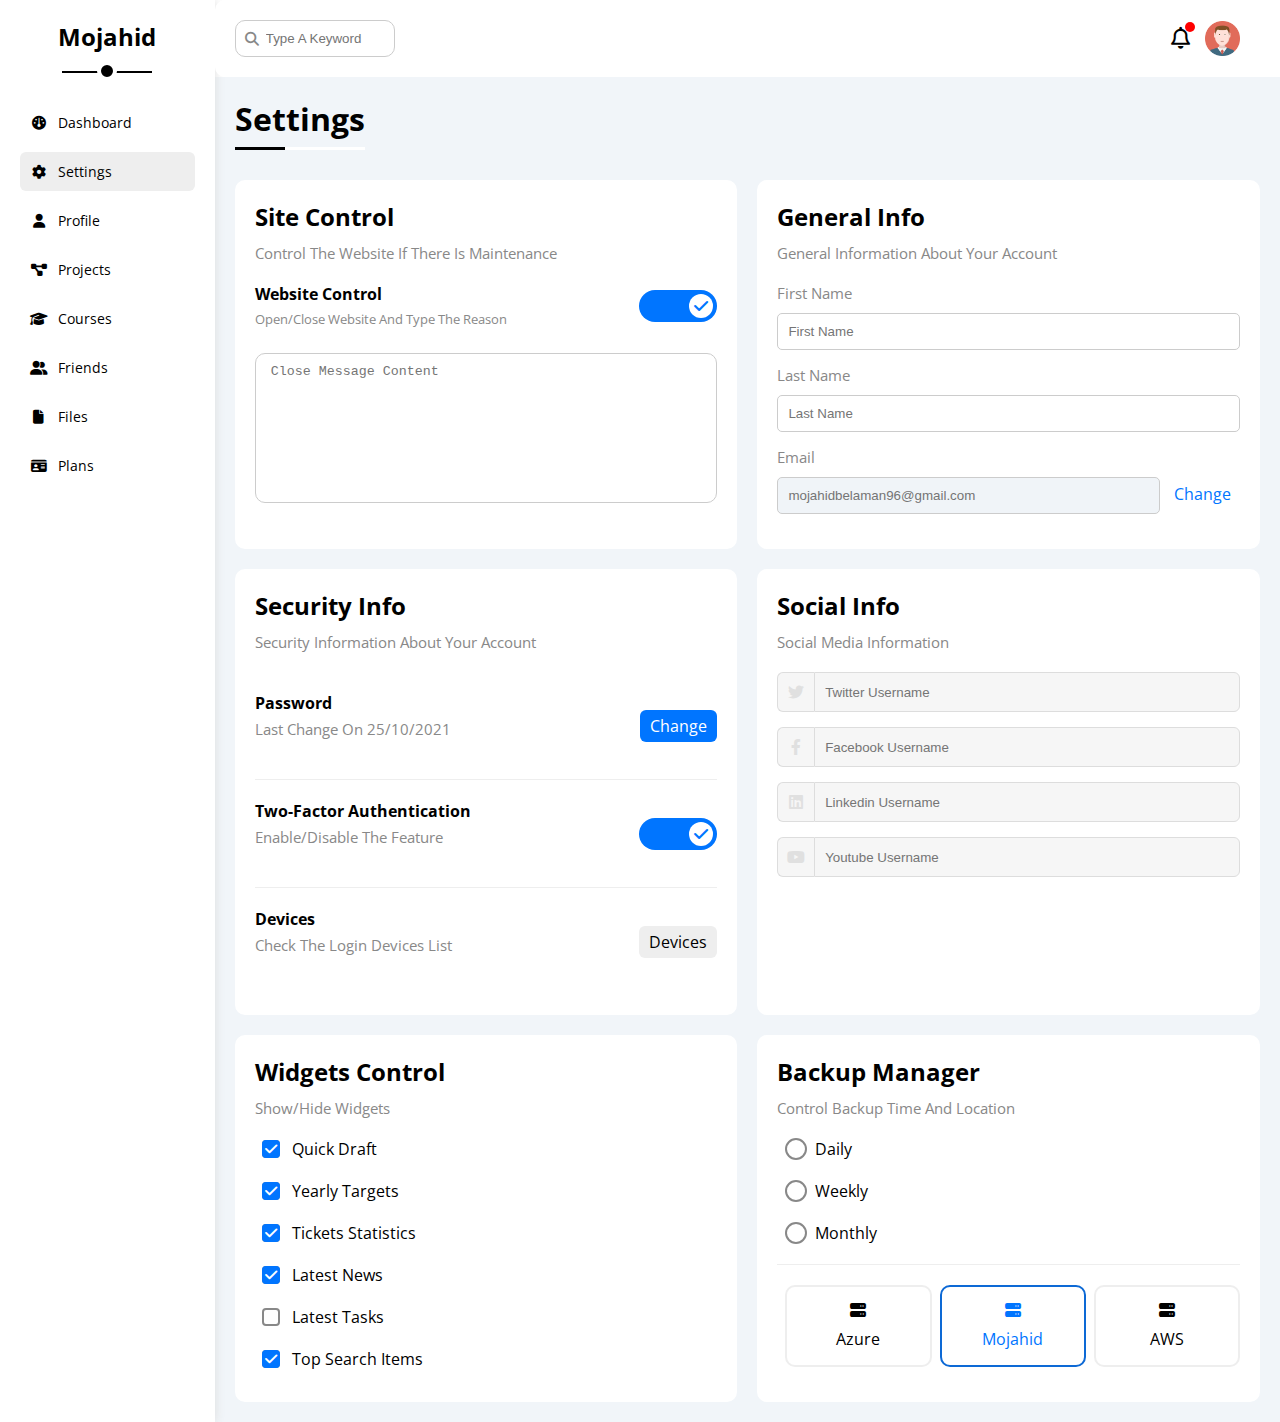
<file: settings.html>
<!DOCTYPE html>
<html lang="en">
  <head>
    <meta charset="UTF-8" />
    <meta http-equiv="X-UA-Compatible" content="IE=edge" />
    <meta name="viewport" content="width=device-width, initial-scale=1.0" />
    <link rel="stylesheet" href="css/all.min.css" />
    <link rel="stylesheet" href="css/master.css" />
    <title>Settings</title>
    <link rel="preconnect" href="https://fonts.googleapis.com" />
    <link rel="preconnect" href="https://fonts.gstatic.com" crossorigin />
    <link
      href="https://fonts.googleapis.com/css2?family=Open+Sans:wght@300;500&display=swap"
      rel="stylesheet"
    />
  </head>
  <body>
    <div class="page">
      <div class="sidebar">
        <h2>Mojahid</h2>
        <ul>
          <li>
            <a href="index.html">
              <i class="fa-solid fa-gauge fa-fw"></i>
              <span>Dashboard</span>
            </a>
          </li>
          <li>
            <a class="active" href="settings.html">
              <i class="fa-solid fa-gear fa-fw"></i>
              <span>Settings</span>
            </a>
          </li>
          <li>
            <a href="profile.html">
              <i class="fa-solid fa-user fa-fw"></i>
              <span>Profile</span>
            </a>
          </li>
          <li>
            <a href="projects.html">
              <i class="fa-solid fa-diagram-project fa-fw"></i>
              <span>Projects</span>
            </a>
          </li>
          <li>
            <a href="courses.html">
              <i class="fa-sharp fa-solid fa-graduation-cap fa-fw"></i>
              <span>Courses</span>
            </a>
          </li>
          <li>
            <a href="friends.html">
              <i class="fa-sharp fa-solid fa-user-group fa-fw"></i>
              <span>Friends</span>
            </a>
          </li>
          <li>
            <a href="files.html">
              <i class="fa-solid fa-file fa-fw"></i>
              <span>Files</span>
            </a>
          </li>
          <li>
            <a href="plans.html">
              <i class="fa-solid fa-id-card fa-fw"></i>
              <span>Plans</span>
            </a>
          </li>
        </ul>
      </div>
      <div class="content">
        <div class="head">
          <div class="search">
            <input type="search" placeholder="Type A Keyword" />
          </div>
          <div class="profile">
            <span>
              <i class="fa-regular fa-bell"></i>
            </span>
            <img src="./imgs/avatar.png" alt="Avatar" />
          </div>
        </div>
        <h1 class="title">Settings</h1>
        <div class="setting">
          <div class="control">
            <h2>Site Control</h2>
            <p>Control The Website If There Is Maintenance</p>
            <div class="website">
              <div class="info">
                <h3>Website Control</h3>
                <p>Open/Close Website And Type The Reason</p>
              </div>
              <div>
                <label>
                    <input class="toggle-checkbox" type="checkbox" checked>
                    <div class="toggle-switch"></div>
                </label>
              </div>
            </div>
            <textarea placeholder="Close Message Content"></textarea>
          </div>
          <div class="general-info">
            <h2>General Info</h2>
            <p>General Information About Your Account</p>
            <div>
              <label for="firstName">First Name</label>
              <input type="text" placeholder="First Name" id="fitstName"/>
            </div>
            <div>
              <label for="lastName">Last Name</label>
              <input type="text" placeholder="Last Name" id="lastName"/>
            </div>
            <div>
              <label for="email">Email</label>
              <input type="email" placeholder="mojahidbelaman96@gmail.com" id="email" disabled/>
              <a href="#">Change</a>
            </div>
          </div>
          <div class="security">
            <h2>Security Info</h2>
            <p>Security Information About Your Account</p>
            <div class="info">
              <div>
                <h3>Password</h3>
                <p>Last Change On 25/10/2021</p>
              </div>
              <div>
                <a href="#" class="change">Change</a>
              </div>
            </div>
            <div class="info">
              <div>
                <h3>Two-Factor Authentication</h3>
                <p>Enable/Disable The Feature</p>
              </div>
              <div>
                <label>
                  <input class="toggle-checkbox" type="checkbox" checked>
                  <div class="toggle-switch"></div>
                </label>
              </div>
            </div>
            <div class="info">
              <div>
                <h3>Devices</h3>
                <p>Check The Login Devices List</p>
              </div>
              <div>
                <a href="#" class="device">Devices</a>
              </div>
            </div>
          </div>
          <div class="social">
            <h2>Social Info</h2>
            <p>Social Media Information</p>
            <div>
              <i class="fa-brands fa-twitter"></i>
              <input type="text" placeholder="Twitter Username" />
            </div>
            <div>
              <i class="fa-brands fa-facebook-f"></i>
              <input type="text" placeholder="Facebook Username" />
            </div>
            <div>
              <i class="fa-brands fa-linkedin"></i>
              <input type="text" placeholder="Linkedin Username" />
            </div>
            <div>
              <i class="fa-brands fa-youtube"></i>
              <input type="text" placeholder="Youtube Username" />
            </div>
          </div>
          <div class="control">
            <h2>Widgets Control</h2>
            <p>Show/Hide Widgets</p>
            <div class="box">
              <input type="checkbox" id="one" checked>
              <label for="one">Quick Draft</label>
            </div>
            <div class="box">
              <input type="checkbox" id="two" checked>
              <label for="two">Yearly Targets</label>
            </div>
            <div class="box">
              <input type="checkbox" id="three" checked>
              <label for="three">Tickets Statistics</label>
            </div>
            <div class="box">
              <input type="checkbox" id="four" checked>
              <label for="four">Latest News</label>
            </div>
            <div class="box">
              <input type="checkbox" id="five">
              <label for="five">Latest Tasks</label>
            </div>
            <div class="box">
              <input type="checkbox" id="six" checked>
              <label for="six">Top Search Items</label>
            </div>
          </div>
          <div class="manager">
            <h2>Backup Manager</h2>
            <p>Control Backup Time And Location</p>
            <div class="date">
              <input type="radio" name="time" id="day">
              <label for="day">Daily</label>
            </div>
            <div class="date">
              <input type="radio" name="time" id="week">
              <label for="week">Weekly</label>
            </div>
            <div class="date">
              <input type="radio" name="time" id="month">
              <label for="month">Monthly</label>
            </div>
            <div class="servers">
              <input type="radio" name="server" id="server1">
              <div class="server">
                <label for="server1">
                  <i class="fa-solid fa-server"></i>
                  Azure
                </label>
              </div>
              <input type="radio" name="server" id="server2" checked>
              <div class="server">
                <label for="server2">
                  <i class="fa-solid fa-server"></i>
                  Mojahid
                </label>
              </div>
              <input type="radio" name="server" id="server3">
              <div class="server">
                <label for="server3">
                  <i class="fa-solid fa-server"></i>
                  AWS
                </label>
              </div>
            </div>
          </div>
        </div>
      </div>
    </div>
  </body>
</html>
</file>
<file: css/master.css>
/* Start Global Rules */
:root {
    --blue-color: #0075ff;
    --blue-alt-color: #0d69d5;
    --orange-color: #f59e0b;
    --green-color: #22c55e;
    --red-color: #f44336;
    --gray-color: #888;
}
::-webkit-scrollbar {
    width: 5px;
}
::-webkit-scrollbar-track {
    background-color: white;
}
::-webkit-scrollbar-thumb {
    background-color: var(--blue-color);
}
::-webkit-scrollbar-thumb:hover {
    background-color: var(--blue-alt-color);
}
body {
    margin: 0;
    font-family: 'Open Sans', sans-serif;
}
* {
    box-sizing: border-box;
}
*:focus {
    outline: none;
}
a {
    text-decoration: none;
}
ul {
    margin: 0;
    padding: 0;
    list-style: none;
}
/* End Global Rules */
/* Start Page */
.page {
    display: flex;
    background-color: #f1f5f9;
    min-height: 100vh;
}
/* End Page */
/* Start Sidebar */
.sidebar {
    background-color: white;
    box-shadow: 0 0 10px #ddd;
    padding: 20px;
    position: relative;
    width: 250px;
}
.sidebar h2 {
    text-align: center;
    margin-top: 0;
    margin-bottom: 50px;
    position: relative;
}
.sidebar h2::before,
.sidebar h2::after {
    content: '';
    position: absolute;
    background-color: #000;
    left: 50%;
    transform: translateX(-50%);

}
.sidebar h2::before {
    width: 90px;
    height: 2px;
    bottom: -20px;
}
.sidebar h2::after {
    width: 12px;
    height: 12px;
    border-radius: 50%;
    bottom: -28px;
    border: 4px solid #FFF;
}
.sidebar ul a {
    display: flex;
    align-items: center;
    gap: 10px;
    font-size: 14px;
    color: #000;
    padding: 10px;
    margin-bottom: 10px;
    border-radius: 6px;
    transition: 0.3s;
}
.sidebar ul a:hover,
.sidebar ul a.active {
    background-color: #eee;
}
@media (max-width: 767px) {
    .sidebar {
        width: 62px;
        padding: 5px;
    }
    .sidebar h2 {
        font-size: 13px;
        margin-bottom: 20px;
    }
    .sidebar h2::before,
    .sidebar h2::after {
        display: none;
    }
    .sidebar ul a {
        display: block;
        text-align: center;
    }
    .sidebar ul a span {
        display: none;
    }
}
/* End Sidebar */
/* Start Content*/
.content {
    width: 100%;
    overflow: hidden;
}
.content .head {
    background-color: #FFF;
    display: flex;
    justify-content: space-between;
    align-items: center;
}
.content .head .search {
    position: relative;
}
.content .head .search::before {
    font-family: var(--fa-style-family-classic);
    content: '\f002';
    font-weight: 900;
    position: absolute;
    left: 30px;
    top: 50%;
    transform: translateY(-50%);
    font-size: 14px;
    color: var(--gray-color);
}
.content .head .search input {
    padding: 10px 10px 10px 30px;
    border-radius: 10px;
    outline: none;
    border: 1px solid #ccc;
    width: 160px;
    transition: width 0.3s;
}
.content .head .search input:focus {
    width: 180px;
}
.content .head .search input:focus::placeholder {
    opacity: 0;
}
.content .head .profile {
    display: flex;
    align-items: center;
    gap: 15px;
    padding-right: 20px;
}
.content .head .profile span {
    display: block;
    position: relative;
    cursor: pointer;
}
.content .head .profile span i {
    font-size: 22px;
}
.content .head .profile span::before {
    content: "";
    position: absolute;
    background-color: red;
    width: 10px;
    height: 10px;
    border-radius: 50%;
    right: -5px;
    top: -5px;
}
.content .head .profile img {
    max-width: 100%;
    width: 35px;
}
.page .title {
    margin: 20px 20px 40px;
    position: relative;
}
.page .title::before,
.page .title::after {
    content: '';
    position: absolute;
    height: 3px;
    bottom: -10px;
    left: 0;
}
.page .title::before {
    width: 130px;
    background-color: white;
}.page .title::after {
    width: 50px;
    background-color: #000;
}
.page .content .wrap {
    display: grid;
    grid-template-columns: repeat(auto-fill, minmax(500px, 1fr));
    margin-right: 20px;
    margin-left: 20px;
    padding: 20px 0;
    gap: 20px;
}
.page .content .welcome {
    background-color: white;
    border-radius: 10px;
    overflow: hidden;
}
.page .content .welcome .intro {
    display: flex;
    justify-content: space-between;
    padding: 20px;
    background-color: #EEE;
}
.page .content .welcome .intro h2 {
    margin: 0;
}
.page .content .welcome .intro p {
    margin-top: 5px;
    color: var(--gray-color);
}
.page .content .welcome .intro img {
    width: 185px;
    margin-bottom: -10px;
}
.page .content .welcome .avatar {
    width: 64px;
    height: 64px;
    border: 4px solid #FFF;
    border-radius: 50%;
    box-shadow: 0 0 5px #DDD;
    margin-left: 20px;
    margin-top: -32px;
}
.page .content .welcome .body {
    display: flex;
    justify-content: center;
    text-align: center;
    padding: 20px;
    margin: 20px 0;
    border-top: 1px solid #EEE;
    border-bottom: 1px solid #EEE;
}
.page .content .welcome .body > div {
    flex: 1;
}
.page .content .welcome .body span {
    display: block;
    font-size: 14px;
    color: var(--gray-color);
    margin-top: 10px;
}
.page .content .welcome .visit {
    display: block;
    background-color: var(--blue-color);
    color: white;
    width: fit-content;
    padding: 2px 10px;
    border-radius: 5px;
    font-size: 14px;
    margin: 0 15px 0 auto;
    transition: 0.3s;
}
.page .content .welcome .visit:hover {
    background-color: var(--blue-alt-color);
}
@media (max-width: 767px) {
    .page .content .wrap {
        grid-template-columns: minmax(200px, 1fr);
        margin-right: 10px;
        margin-left: 10px;
    }
    .page .content .welcome {
        text-align: center;
    }
    .page .content .welcome .avatar {
        margin-left: 0;
    }
    .page .content .welcome .intro {
        justify-content: center;
        padding-bottom: 40px;
    }
    .page .content .welcome .intro img {
        display: none;
    }
    .page .content .welcome .body {
        flex-direction: column;
        gap: 30px;
    }
}
.page .content .quick-draft {
    background-color: white;
    border-radius: 10px;
    padding: 20px;
}
.page .content .quick-draft h2 {
    margin-top: 0;
    margin-bottom: 10px;
}
.page .content .quick-draft p {
    margin-top: 0;
    margin-bottom: 30px;
    color: var(--gray-color);
    font-size: 14px;
}
.page .content .quick-draft input[type="text"],
.page .content .quick-draft textarea{
    display: block;
    width: 100%;
    border: none;
    background-color: #eee;
    padding: 10px;
    border-radius: 6px;
    margin-bottom: 20px;
}
.page .content .quick-draft textarea {
    min-height: 180px;
    resize: none;
}
.page .content .quick-draft input[type="submit"] {
    display: block;
    border: none;
    background-color: var(--blue-color);
    color: white;
    width: fit-content;
    padding: 2px 10px;
    border-radius: 5px;
    font-size: 14px;
    margin: 0 0 0 auto;
    transition: 0.3s;
    cursor: pointer;
}
.page .content .quick-draft input[type="submit"]:hover {
    background-color: var(--blue-alt-color);
}
.page .content .target {
    background-color: white;
    border-radius: 10px;
    padding: 20px;
}
.page .content .target h2 {
    margin-top: 0;
    margin-bottom: 10px;
}
.page .content .target p {
    margin-top: 0;
    margin-bottom: 30px;
    color: var(--gray-color);
    font-size: 14px;
}
.target .target-row {
    margin-bottom: 20px;
    display: flex;
    align-items: center;
}
.target .target-row .icon {
    display: flex;
    justify-content: center;
    align-items: center;
    width: 84px;
    height: 84px;
    margin-right: 20px;
}
.blue .icon,
.blue .progress  {
    background-color: rgb(0 117 255 / 15%);
}
.orange .icon,
.orange .progress  {
    background-color: rgb(245 158 11 / 15%);
}
.green .icon,
.green .progress  {
    background-color: rgb(34 197 94 / 15%);
}
.target .target-row.blue .icon i {
    color: var(--blue-alt-color);
}
.target .target-row.orange .icon i {
    color: var(--orange-color);
}
.target .target-row.green .icon i {
    color: var(--green-color);
}
.target .target-row .details {
    flex: 1;
}
.target .target-row .details span:first-child {
    font-size: 14px;
    color: var(--gray-color);
}
.target .target-row .details span:nth-child(2) {
    display: block;
    font-weight: bold;
    margin-top: 5px;
    margin-bottom: 10px;
}
.target .target-row .details .progress {
    position: relative;
    height: 6px;
}
.page .content .target .target-row.blue .details .progress > span {
    background-color: var(--blue-color);
}
.target .target-row.orange .details .progress > span {
    background-color: var(--orange-color);
}
.target .target-row.green .details .progress > span {
    background-color: var(--green-color);
}
.target .target-row .details .progress > span {
    position: absolute;
    left: 0;
    top: 0;
    height: 100%;
}
.target .target-row.blue .details .progress > span span {
    background-color: var(--blue-color);
}
.target .target-row.orange .details .progress > span span {
    background-color: var(--orange-color);
}
.target .target-row.green .details .progress > span span {
    background-color: var(--green-color);
}
.target .target-row .details .progress > span span {
    color: #FFF;
    position: absolute;
    bottom: 16px;
    right: -13px;
    font-size: 12px;
    padding: 2px 6px;
    border-radius: 6px;
}
.target .target-row .details .progress > span span::after {
    content: "";
    position: absolute;
    border-color: transparent;
    border-style: solid;
    border-width: 6px;
    bottom: -12px;
    left: 50%;
    transform: translateX(-50%);
}
.target .target-row .details .progress > .blue span::after {
    border-top-color: var(--blue-color);
}
.target .target-row .details .progress > .orange span::after {
    border-top-color: var(--orange-color);
}
.target .target-row .details .progress > .green span::after {
    border-top-color: var(--green-color);
}
.tickets {
    background-color: white;
    border-radius: 10px;
    padding: 20px;
}
.tickets h2 {
    margin-top: 0;
    margin-bottom: 10px;
}
.tickets p {
    margin-top: 0;
    margin-bottom: 30px;
    color: var(--gray-color);
    font-size: 14px;
}
.tickets > div {
    display: flex;
    flex-wrap: wrap;
    gap: 20px;
}
.tickets > div .box {
    padding: 20px;
    border-radius: 10px;
    font-size: 13px;
    color: var(--gray-color);
    text-align: center;
    border: 1px solid #eee;
    width: calc(50% - 10px);
}
@media (max-width: 767px) {
    .tickets > div .box {
        width: 100%;
    }
}
.tickets > div .box i.orange {
    color: var(--orange-color);
}
.tickets > div .box i.blue {
    color: var(--blue-color);
}
.tickets > div .box i.green {
    color: var(--green-color);
}
.tickets > div .box i.red {
    color: var(--red-color);
}
.tickets > div .box span {
    display: block;
    color: #000;
    font-weight: bold;
    font-size: 25px;
    margin-top: 10px;
}
.news {
    background-color: white;
    border-radius: 10px;
    padding: 20px;
}
.news h2 {
    margin-top: 0;
    margin-bottom: 10px;
}
.news .box {
    display: flex;
    align-items: center;
    padding: 20px 0;
}
.news .box:not(:last-child) {
    border-bottom: 1px solid #EEE;
}
.news .box .text {
    flex-grow: 1;
}
.news .box img {
    width: 100px;
    max-width: 100%;
    border-radius: 10px;
    margin-right: 15px;
}
.news .box .text h3 {
    margin: 0;
    margin-bottom: 5px;
}
.news .box .text p {
    margin: 0;
    font-size: 14px;
    color: var(--gray-color);
}
.news .box .label {
    display: block;
    font-size: 13px;
    background-color: #EEE;
    padding: 5px 10px;
    border-radius: 5px;
}
@media (max-width: 767px) {
    .news .box {
        display: block;
        text-align: center;
    }
    .news .box .text {
        margin: 10px 0;
    }
    .news .box .label {
        margin: 10px auto;
        width: fit-content;
    }
}
.tasks {
    background-color: white;
    border-radius: 10px;
    padding: 20px;
}
.tasks h2 {
    margin-top: 0;
    margin-bottom: 10px;
}
.tasks .box {
    display: flex;
    align-items: center;
    justify-content: space-between;
}
.tasks .box.done {
    opacity: 0.3;
}
.tasks .box.done h3,
.tasks .box.done p {
    text-decoration: line-through;
}
.tasks .box:not(:last-child) {
    border-bottom: 1px solid #EEE;
}
.tasks .box .info {
    flex-grow: 1;
}
.tasks .box .info h3 {
    font-size: 16px;
    margin-bottom: 0; 
}
.tasks .box .info p {
    color: var(--gray-color);
    margin-top: 10px;
}
.tasks .box i {
    cursor: pointer;
    transition: 0.3s;
}
.tasks .box i:hover {
    color: var(--red-color);
}
.search {
    background-color: white;
    border-radius: 10px;
    padding: 20px;
}
.search h2 {
    margin-top: 0;
    margin-bottom: 10px;
}
.search .item-head {
    display: flex;
    justify-content: space-between;
    color: var(--gray-color);
    margin: 20px 0;
}
.search .items {
    display: flex;
    align-items: center;
    justify-content: space-between;
}
.search .items span {
    display: block;
    font-size: 13px;
    background-color: #EEE;
    padding: 5px 15px;
    border-radius: 5px;
}
.upload {
    background-color: white;
    border-radius: 10px;
    padding: 20px;
}
.upload h2 {
    margin-top: 0;
    margin-bottom: 10px;
}
.upload ul li{
    display: flex;
    align-items: center;
    justify-content: space-between;
    padding: 10px 0;
}
.upload ul li:not(:last-child) {
    border-bottom: 1px solid #EEE;
}
.upload .file {
    flex-grow: 1;
    display: flex;
    align-items: center;
}
.upload .file img {
    width: 40px;
    height: 40px;
    margin-right: 10px;
    max-width: 100%;
}
.upload .file .info span:first-child {
    margin-bottom: 5px;
}
.upload .file .info span:last-child {
    display: block;
    color: var(--gray-color);
}
.upload ul li > span {
    display: block;
    background-color: #EEE;
    padding: 5px 15px;
    border-radius: 5px;
}
.projects {
    background-color: white;
    border-radius: 10px;
    padding: 20px;
    position: relative;
}
.projects h2 {
    margin-top: 0;
    margin-bottom: 10px;
}
.projects ul {
    position: relative;
    margin-top: 20px;
}
.projects ul::before {
    content: '';
    position: absolute;
    left: 11px;
    width: 2px;
    height: 100%;
    background-color: var(--blue-color);
}
.projects ul li {
    display: flex;
    align-items: center;
    margin-top: 50px;
}
.projects ul li::before {
    content: '';
    width: 20px;
    height: 20px;
    display: block;
    border-radius: 50%;
    background-color: white;
    border: 2px solid white;
    outline: 2px solid var(--blue-color);
    margin-right: 15px;
    z-index: 1;
}
.projects ul li.done::before {
    background-color: var(--blue-color);
}
.projects ul li.done::before {
    background-color: var(--blue-color);
}
.projects ul li.current::before {
    animation: change-color 0.6s infinite alternate;
}
.projects .fly {
    position: absolute;
    right: 0;
    bottom: 0;
    width: 160px;
    height: 160px;
    opacity: 0.6;
}
@media (max-width: 767px) {
    .projects .fly {
        display: none;
    }
}
.reminders {
    background-color: white;
    border-radius: 10px;
    padding: 20px;
    position: relative;
}
.reminders h2 {
    margin-top: 0;
    margin-bottom: 30px;
}
.reminders ul li {
    display: flex;
    align-items: center;
    gap: 20px;
    margin-top: 20px;
}
.reminders ul li > span {
    display: block;
    width: 12px;
    height: 12px;
    border-radius: 50%;
}
.reminders ul li > span.blue {
    background-color: var(--blue-color);
}
.reminders ul li > span.green {
    background-color: var(--green-color);
}
.reminders ul li > span.orange {
    background-color: var(--orange-color);
}
.reminders ul li > span.red {
    background-color: var(--red-color);
}
.reminders .info {
    padding-left: 20px;
}
.reminders .info.blue {
    border-left: 2px solid var(--blue-color);
}
.reminders .info.green {
    border-left: 2px solid var(--green-color);
}
.reminders .info.orange {
    border-left: 2px solid var(--orange-color);
}
.reminders .info.red {
    border-left: 2px solid var(--red-color);
}
.reminders .info h4 {
    margin: 0;
}
.reminders .info span {
    display: block;
    color: var(--gray-color);
    margin-top: 5px;
    font-size: 13px;
}
.post {
    background-color: white;
    border-radius: 10px;
    padding: 20px;
    position: relative;
}
.post h2 {
    margin-top: 0;
    margin-bottom: 10px;
}
.post .author {
    display: flex;
    align-items: center;
    gap: 15px;
    margin-top: 30px;
}
.post .author img {
    width: 50px;
    height: 50px;
}
.post .author .info h4 {
    margin: 0;
}
.post .author .info span {
    display: block;
    color: var(--gray-color);
    margin-top: 5px;
}
.post .content {
    padding: 20px 0;
    margin: 20px 0;
    line-height: 1.8;
    border-top: 1px solid #EEE;
    border-bottom: 1px solid #EEE;
    min-height: 100px;
}
@media (max-width: 767px) {
    .post .content {
        text-align: center;
    }
}
.post .statis {
    display: flex;
    justify-content: space-between;
    color: var(--gray-color);
}
.social {
    background-color: white;
    border-radius: 10px;
    padding: 20px;
    position: relative;
}
.social h2 {
    margin-top: 0;
    margin-bottom: 10px;
}
.social .box {
    padding: 15px;
    margin-top: 20px;
    padding-left: 80px;
    display: flex;
    align-items: center;
    justify-content: space-between;
    position: relative;
}
.social .box i {
    position: absolute;
    left: 0;
    top: 0;
    width: 60px;
    height: 100%;
    display: flex;
    align-items: center;
    justify-content: center;
    color: #FFF;
    transition: 0.3s;
}
.social .box i:hover {
    transform: rotate(5deg);
}
.social .box a {
    padding: 5px 10px;
    border-radius: 10px;
    font-size: 13px;
}
.social .box.twitter {
    background-color: rgb(29 161 242 / 20%);
    color: #1da1f2;
}
.social .box.twitter i,
.social .box.twitter a {
    background-color: #1da1f2;
    color: #FFF;
}
.social .box.facebook {
    background-color: rgb(24 119 242 / 20%);
    color: #1877f2;
}
.social .box.facebook i,
.social .box.facebook a {
    background-color: #1877f2;
    color: #FFF;
}
.social .box.youtube {
    background-color: rgb(255 0 0 / 20%);
    color: #ff0000;
}
.social .box.youtube i,
.social .box.youtube a {
    background-color: #ff0000;
    color: #FFF;
}
.social .box.linkedin {
    background-color: rgb(10 102 194 / 20%);
    color: #0a66c2;
}
.social .box.linkedin i,
.social .box.linkedin a {
    background-color: #0a66c2;
    color: #FFF;
}
/* End Content */
/* Start Projects */
.projects {
    background-color: white;
    border-radius: 10px;
    padding: 20px;
    margin: 20px;
}
.projects h2 {
    margin-top: 0;
    margin-bottom: 20px;
}
.projects .responsive-table {
    overflow-x: auto;
}
.projects table {
    width: 100%;
    border-spacing: 0;
    min-width: 1000px;
    font-size: 15px;
}
.projects table thead td {
    background-color: #EEE;
    font-weight: bold;
}
.projects table td {
    padding: 15px;
}
.projects table tbody tr:hover td {
    background-color: #Faf7f7;
}
.projects table tbody td {
    border-left: 1px solid #EEE;
    border-bottom: 1px solid #EEE;
    transition: 0.3s;
}
.projects table tbody td:last-child {
    border-right: 1px solid #EEE;
}
.projects table tbody img {
    width: 32px;
    height: 32px;
    border-radius: 50%;
    padding: 2px;
    background-color: #FFF;
}
.projects table tbody img:not(:first-child) {
    margin-left: -20px;
}
.projects .status {
    padding: 5px 8px;
    border-radius: 6px;
    font-size: 13px;
}
.projects .status.pending {
    background-color: var(--orange-color);
    color: #FFF;
}
.projects .status.progress {
    background-color: var(--blue-color);
    color: #FFF;
}
.projects .status.completed {
    background-color: var(--green-color);
    color: #FFF;
}
.projects .status.rejected {
    background-color: var(--red-color);
    color: #FFF;
}
/* End Projects */
/* Start Settings */
.setting {
    display: grid;
    grid-template-columns: repeat(auto-fill, minmax(500px, 1fr));
    gap: 20px;
    margin: 20px;
}
@media (max-width: 767px) {
    .setting {
        grid-template-columns: minmax(100px, 1fr);
        gap: 10px;
        margin-left: 10px;
        margin-right: 10px;
    }
}
.control {
    background-color: white;
    border-radius: 10px;
    padding: 20px;
}
.control h2 {
    margin-top: 0;
    margin-bottom: 10px;
}
.control p {
    color: var(--gray-color);
    margin-top: 0;
    margin-bottom: 20px;
    font-size: 15px;
}
.control .website {
    display: flex;
    justify-content: space-between;
    align-items: center;
    margin-bottom: 25px;
}
.control .website .info h3 {
    margin: 0;
    font-size: 16px;
}
.control .website .info p {
    margin-top: 5px;
    margin-bottom: 0;
    font-size: 13px;
}
.control textarea {
    width: 100%;
    min-height: 150px;
    padding: 10px 15px;
    resize: none;
    border-radius: 10px;
    border: 1px solid #ccc;
}
.general-info {
    background-color: white;
    border-radius: 10px;
    padding: 20px;
}
.general-info h2 {
    margin-top: 0;
    margin-bottom: 10px;
}
.general-info p {
    color: var(--gray-color);
    margin-top: 0;
    margin-bottom: 20px;
    font-size: 15px;
}
.general-info > div {
    margin-bottom: 15px;
}
.general-info > div label {
    display: block;
    color: var(--gray-color);
    font-size: 15px;
    margin-bottom: 10px;
}
.general-info > div input[type="text"],
.general-info > div input[type="email"] {
    width: 100%;
    border: none;
    border: 1px solid #CCC;
    border-radius: 5px;
    padding: 10px;
}
.general-info > div input[type="email"] {
    display: inline-flex;
    margin-right: 10px;
    width: calc(100% - 80px);
    cursor: no-drop;
    background-color: #F0F4F8;
    color: #bbb;
}
.general-info > div a {
    color: var(--blue-color);
}
.security {
    background-color: white;
    border-radius: 10px;
    padding: 20px;
}
.security h2 {
    margin-top: 0;
    margin-bottom: 10px;
}
.security p {
    color: var(--gray-color);
    margin-top: 0;
    margin-bottom: 20px;
    font-size: 15px;
}
.security .info {
    display: flex;
    justify-content: space-between;
    align-items: center;
    padding: 20px 0;
}
.security .info:not(:last-child) {
    border-bottom: 1px solid #EEE;
}
.security .info .change,
.security .info .device{
    padding: 5px 10px;
    border-radius: 6px;
    transition: 0.3s;
}
.security .info .change {
    background-color: var(--blue-color);
    color: #FFF;
}
.security .info .device {
    background-color: #EEE;
    color: #000;
}
.security .info .change:hover {
    background-color: var(--blue-alt-color);
}
.security div > h3 {
    font-size: 16px;
    margin: 0;
    margin-bottom: 0;
}
.security div > p {
    margin-top: 5px;
}
.social {
    background-color: white;
    border-radius: 10px;
    padding: 20px;
}
.social h2 {
    margin-top: 0;
    margin-bottom: 10px;
}
.social p {
    color: var(--gray-color);
    margin-top: 0;
    margin-bottom: 20px;
    font-size: 15px;
}
.social > div {
    display: flex;
    align-items: center;
    margin-top: 15px;
}
.social > div i {
    width: 40px;
    height: 40px;
    background-color: #f6f6f6;
    color: #dddd;
    display: flex;
    align-items: center;
    justify-content: center;
    border: 1px solid #ddd;
    border-right: none;
    border-radius: 6px 0 0 6px;
}
.social > div input {
    width: 100%;
    height: 40px;
    background-color: #f6f6f6;
    border: 1px solid #ddd;
    padding: 10px 10px;
    outline: none;
    border-radius: 0 6px 6px 0;
}
.social > div:focus-within i {
    color: #000;
}
.control {
    background-color: white;
    border-radius: 10px;
    padding: 20px;
}
.control h2 {
    margin-top: 0;
    margin-bottom: 10px;
}
.control p {
    color: var(--gray-color);
    margin-top: 0;
    margin-bottom: 20px;
    font-size: 15px;
}
.control .box {
    display: flex;
    align-items: center;
}
.control .box:not(:last-child) {
    margin-bottom: 20px;
}
.control .box input[type="checkbox"] {
    appearance: none;
}
.control .box label:hover::before {
    border-color: var(--blue-color);
}
.control .box input[type="checkbox"]:checked + label::after {
    width: 14px;
    height: 14px;
    transform: scale(1);
    border: 2px solid var(--blue-color);
}
.control .box label {
    padding-left: 30px;
    position: relative;
    cursor: pointer;
}
.control .box label::before,
.control .box label::after {
    content: "";
    position: absolute;
    width: 14px;
    height: 14px;
    border: 2px solid var(--gray-color);
    left: 0;
    top: 50%;
    margin-top: -9px;
    border-radius: 4px;
}
.control .box label::after {
    font-family: var(--fa-style-family-classic);
    content: "\f00c";
    font-weight: 900;
    width: 18px;
    height: 18px;
    font-size: 14px;
    display: flex;
    justify-content: center;
    align-items: center;
    background-color: var(--blue-color);
    color: #FFFF;
    transform: scale(0) rotate(360deg);
    transition: 0.3s;
}
.manager {
    background-color: white;
    border-radius: 10px;
    padding: 20px;
}
.manager h2 {
    margin-top: 0;
    margin-bottom: 10px;
}
.manager p {
    color: var(--gray-color);
    margin-top: 0;
    margin-bottom: 20px;
    font-size: 15px;
}
.manager .date {
    display: flex;
    align-items: center;
    margin-bottom: 20px;
}
.manager input[type="radio"] {
    appearance: none;
}
.manager .date label {
    padding-left: 30px;
    position: relative;
    cursor: pointer;
}
.manager .date label::before {
    content: "";
    position: absolute;
    width: 18px;
    height: 18px;
    left: 0;
    top: 50%;
    transform: translateY(-50%);
    border: 2px solid var(--gray-color);
    border-radius: 50%;
}
.manager .date label::after {
    content: "";
    position: absolute;
    width: 12px;
    height: 12px;
    left: 5px;
    top: 5px;
    border-radius: 50%;
    background-color: var(--blue-color);
    transform: scale(0);
    transition: 0.3s;
}
.manager .date input[type="radio"]:checked + label::before {
    border-color: var(--blue-color);
}
.manager .date input[type="radio"]:checked + label::after {
    transform: scale(1);
}
.manager .servers {
    display: flex;
    align-items: center;
    text-align: center;
    border-top: 1px solid #EEE;
    padding-top: 20px;
}
@media (max-width: 767px) {
    .manager .servers {
        flex-direction: column;
    } 
}
.manager .servers .server {
    border-radius: 10px;
    margin-bottom: 15px;
    border: 2px solid #EEE;
    width: 100%;    
}
.manager .servers .server label {
    display: block;
    margin: 15px;
    cursor: pointer;
}
.manager .servers .server label i {
    display: block;
    margin-bottom: 10px;
}
.manager .servers input[type="radio"]:checked + .server {
    border-color: var(--blue-alt-color);
    color: var(--blue-color);
}
.notes {
    background-color: white;
    border-radius: 10px;
    padding: 20px;
}
.notes h2 {
    margin-top: 0;
    margin-bottom: 10px;
}
.profile {
    margin: 20px;
}
.profile .overview {
    background-color: #FFF;
    display: flex;
    align-items: center;
    border-radius: 10px ;
}
.profile .overview .avatar {
    min-width: 220px;
    display: flex;
    flex-direction: column;
    justify-content: center;
    align-items: center;
    gap: 10px;
}
@media (min-width: 767px) {
    .profile .overview .avatar {
        border-right: 1px solid #EEE;
    } 
}
@media (max-width: 767px) {
    .profile .overview {
        flex-direction: column;
    }
}
.profile .overview .avatar > img {
    width: 120px;
    height: 120px;
    border-radius: 50%;
}
.profile .overview .avatar > h3 {
    margin: 0;
}
.profile .overview .avatar > p {
    margin: 0;
    color: var(--gray-color);
}
.profile .overview .avatar .progress  {
    position: relative;
    width: 50%;
    margin: auto;
    height: 6px;
    background-color: #EEE;
    border-radius: 6px;
    overflow: hidden;
}
.profile .overview .avatar .progress span {
    position: absolute;
    height: 6px;
    background-color: var(--blue-color);
}
.profile .overview .avatar .stars i {
    color: var(--orange-color);
}
.profile .info {
    flex-grow: 1;
}
@media (max-width: 767px) {
    .profile .info {
        text-align: center;
    }
}
.profile .info .box {
    display: flex;
    flex-wrap: wrap;
    align-items: center;
    padding: 20px;
    transition: 0.3s;
}
.profile .info .box:not(:last-child) {
    border-bottom: 1px solid #EEE;
}
.profile .info .box:hover {
    background-color: #f9f9f9;
}
.profile .info .box > div {
    min-width: 320px;
    padding: 10px 0;
}
.profile .info .box div span:first-child {
    color: var(--gray-color);
}
.profile .info .box h4 {
    color: var(--gray-color);
    font-size: 18px;
    width: 100%;
    margin: 0;
    font-weight: normal;
}
.profile .info .toggle-switch {
    height: 20px;
}
@media (max-width: 767px) {
    .profile .info .box > div {
        min-width: 200px;
    }
    .profile .info .toggle-switch {
        margin: auto;
    }
}
.profile .info .toggle-switch::before {
    width: 12px;
    height: 12px;
    font-size: 8px;
}
.profile .info .toggle-checkbox:checked + .toggle-switch::before {
    left: 62px;
}
.other {
    display: flex;
    gap: 20px;
}
.other .skills {
    background-color: white;
    border-radius: 10px;
    padding: 20px;
    margin-top: 20px;
}
@media (max-width: 767px) {
    .other {
        flex-direction: column;
    }
    .other .skills {
        flex: 1;
    }
}
.other .skills h2 {
    margin-top: 0;
    margin-bottom: 10px;
}
.other .skills p {
    color: var(--gray-color);
    margin-top: 0;
    margin-bottom: 50px;
    font-size: 15px;
}
.other .skills .skill {
    display: flex;
    gap: 15px;
    padding: 15px 0;
}
@media (max-width: 767px) {
    .other .skills .skill {
        justify-content: center;
    }
}
.other .skills .skill:not(:last-child) {
    border-bottom: 1px solid #EEE;
}
.other .skills .skill > span {
    display: block;
    background-color: #EEE;
    font-size: 14px;
    padding: 5px 10px;
    border-radius: 6px;
}
.other .activities {
    background-color: white;
    border-radius: 10px;
    padding: 20px;
    margin-top: 20px;
    flex-grow: 1;
}
.other .activities h2 {
    margin-top: 0;
    margin-bottom: 10px;
}
.other .activities p {
    color: var(--gray-color);
    margin-top: 0;
    font-size: 15px;
}
.other .activities .activity {
    display: flex;
    align-items: center;
    padding: 20px 0;
}
@media (max-width: 767px) {
    .other .activities .activity {
        flex-direction: column;
        justify-content: center;
        text-align: center;
    }
    .other .activities .activity .info {
        text-align: center;
    }
} 
.other .activities .activity:not(:last-child) {
    border-bottom: 1px solid #EEE;
}
.other .activities .activity > img {
    width: 84px;
    height: 84px;
    border-radius: 50%;
    margin-right: 20px;
}
.other .activities .activity .info span:first-child,
.other .activities .activity .time span:first-child  {
    display: block;
    margin-bottom: 10px;
    font-weight: bold;
}
.other .activities .activity .time span:first-child {
    text-align: right;
}
.other .activities .activity .info span:last-child,
.other .activities .activity .time span:last-child {
    color: var(--gray-color);
}
@media (max-width: 767px) {
    .other .activities .activity > img {
        margin: 0;
        margin-bottom: 10px;
    }
    .other .activities .activity .info {
        text-align: center;
        margin-bottom: 10px;
    }
    .other .activities .activity .time span:first-child {
        text-align: center;
    }
}
.projects-page {
    display: grid;
    grid-template-columns: repeat(auto-fill, minmax(500px, 1fr));
    margin: 20px;
    gap: 20px;
}
@media (max-width: 767px) {
    .projects-page {
        grid-template-columns: minmax(150px, 1fr);
        margin-right: 10px;
        margin-left: 10px;
        gap: 10px;
    }
}
.projects-page .project {
    background-color: #FFF;
    padding: 20px;
    border-radius: 6px;
    position: relative;
}
.projects-page .project > span {
    display: block;
    color: var(--gray-color);
    font-size: 13px;
    position: absolute;
    right: 10px;
    top: 10px;
}
@media (max-width: 340px) {
    .projects-page .project > span {
        visibility: hidden;
    }
}
.projects-page .project > h4 {
    margin: 0;
    font-weight: normal;
}
.projects-page .project > p {
    color: var(--gray-color);
    margin-top: 10px;
    margin-bottom: 10px;
    font-size: 14px;
}
.projects-page .project .team {
    position: relative;
    display: block;
    min-height: 80px;
    margin-bottom: 10px;
}
.projects-page .project .team a {
    position: absolute;
    left: 0;
    bottom: 0;
    transition: 0.3s;
}
.projects-page .project .team a:nth-child(2) {
    left: 25px;
}
.projects-page .project .team a:nth-child(3) {
    left: 50px;
}
.projects-page .project .team a:nth-child(4) {
    left: 75px;
}
.projects-page .project .team a:nth-child(5) {
    left: 100px;
}
.projects-page .project .team a:hover {
    z-index: 1000;
}
.projects-page .project .team img {
    width: 40px;
    height: 40px;
    border-radius: 50%;
    border: 2px solid white;
}
.projects-page .project .techs {
    display: flex;
    justify-content: flex-end;
    flex-wrap: wrap;
    gap: 5px;
    padding: 15px 0;
    border-top: 1px solid #EEE;
    border-bottom: 1px solid #EEE;
}
.projects-page .project .techs > span {
    background-color: #EEE;
    border-radius: 6px;
    padding: 5px 10px;
    font-size: 13px;
}
.projects-page .project .info {
    display: flex;
    justify-content: space-between;
    align-items: center;
    padding-top: 20px;
}
@media (max-width: 767px) {
    .projects-page .project .info {
        flex-direction: column;
        gap: 10px;
    }
}
.projects-page .project .info .progress {
    background-color: #EEE;
    width: 200px;
    height: 8px;
    border-radius: 6px;
    position: relative;
    overflow: hidden;
}
.projects-page .project .info .progress > span {
    position: absolute;
    height: 100%;
    left: 0;
    top: 0;
    border-radius: 6px;
    
}
.projects-page .project .info .progress > span.red {
    background-color: var(--red-color);
}
.projects-page .project .info .progress > span.green {
    background-color: var(--green-color);
}
.projects-page .project .info .progress > span.blue {
    background-color: var(--blue-color);
}
.projects-page .project .info .sallary {
    color: var(--gray-color);
    font-size: 14px;
}
.courses {
    display: grid;
    grid-template-columns: repeat(auto-fill, minmax(250px, 1fr));
    gap: 20px;
    margin: 20px;
}
@media (max-width: 767px) {
    .courses {
        grid-template-columns: minmax(150px, 1fr);
        margin-right: 10px;
        margin-left: 10px;
        gap: 10px;
    }
}
.courses .course {
    background-color: #FFF;
    border-radius: 6px;
    position: relative;
    overflow: hidden ;
}
.courses .course .cover {
    max-width: 100%;
    position: relative;
}
.courses .course .instructor {
    position: absolute;
    width: 64px;
    height: 64px;
    left: 10px;
    top: 10px;
    border-radius: 50%;
    border: 2px solid #FFF;
}
.courses .course .about {
    padding: 20px;
}
.courses .course .about h4 {
    margin: 0;
}
.courses .course .about p {
    color: var(--gray-color);
    font-size: 13px;
    margin-top: 15px;
    line-height: 1.7;
}
.courses .course .info {
    padding: 15px;
    position: relative;
    display: flex;
    justify-content: space-between;
    border-top: 1px solid #EEE;
}
.courses .course .info .title-course {
    position: absolute;
    height: 26px;
    left: 50%;
    top: -13px;
    transform: translateX(-50%);
    display: block;
    background-color: var(--blue-color);
    color: white;
    width: fit-content;
    padding: 4px 10px;
    border-radius: 5px;
    font-size: 14px;
    cursor: pointer;
    transition: 0.3s;
}
.courses .course .info .title-course:hover {
    background-color: var(--blue-alt-color);
}
.courses .course .info span:not(:first-child) {
    color: var(--gray-color);
    font-size: 13px;
}
.friend-page {
    display: grid;
    grid-template-columns: repeat(auto-fill, minmax(300px, 1fr));
    gap: 20px;
    margin: 20px;
}
@media (max-width: 767px) {
    .friend-page {
        grid-template-columns: minmax(250px, 1fr);
        margin-right: 10px;
        margin-left: 10px;
        gap: 10px;
    }
}
.friend-page .friend {
    background-color: #FFF;
    border-radius: 6px;
    padding: 20px;
    position: relative;
}
.friend-page .friend .contact {
    position: absolute;
    left: 10px;
    top: 10px;
}
.friend-page .friend .contact i {
    padding: 10px;
    border-radius: 50%;
    font-size: 13px;
    background-color: #EEE;
    color: #666;
    cursor: pointer;
    transition: 0.3s;
}
.friend-page .friend .contact i:hover {
    background-color: var(--blue-color);
    color: #FFF;
}
.friend-page .friend .info {
    text-align: center;
    margin-top: 20px;
}
.friend-page .friend .info img {
    width: 100px;
    height: 100px;
    border-radius: 50%;
    margin-bottom: 10px;
    margin-top: 10px;
}
.friend-page .friend .info h4 {
    margin: 0;
}
.friend-page .friend .info p {
    color: var(--gray-color);
    font-size: 13px;
    margin-top: 5px;
    margin-bottom: 0;
}
.friend-page .friend .icons {
    font-size: 14px;
    position: relative;
    border-top: 1px solid #EEE;
    border-bottom: 1px solid #EEE;
    margin: 15px 0;
    padding: 15px 0;
}
.friend-page .friend .icons i {
    margin-right: 5px;
}
.friend-page .friend .icons .vip {
    position: absolute;
    right: 0;
    top: 50%;
    transform: translateY(-50%);
    color: var(--orange-color);
    font-size: 40px;
    font-weight: bold;
    opacity: 0.3;
}
.friend-page .friend .icons > div {
    margin-bottom: 10px;
}
.friend-page .friend .links {
    font-size: 13px;
    display: flex;
    justify-content: space-between;
    padding: 5px 0;
}
@media (max-width: 767px) {
    .friend-page .friend .links {
        flex-direction: column;
        align-items: center;
        gap: 10px;
    }
}
.friend-page .friend .links > span {
    color: var(--gray-color);
}
.friend-page .friend .links > div > a:first-child {
    color: #FFFF;
    background-color: var(--blue-color);
    padding: 4px 10px;
    border-radius: 5px;
    font-size: 14px;
}
.friend-page .friend .links > div > a:last-child {
    color: #FFFF;
    background-color: var(--red-color);
    width: fit-content;
    padding: 4px 10px;
    border-radius: 5px;
    font-size: 14px;
}
.files {
    display: flex;
    flex-direction: row-reverse;
    align-items: flex-start;
    gap: 20px;
    margin: 20px;
}
@media (max-width: 767px) {
    .files {
        flex-direction: column;
        align-items: normal;
    }
}
.files .statis {
    padding: 20px;
    border-radius: 10px;
    background-color: #FFFF;
}
.files .statis h2 {
    margin-top: 0;
    margin-bottom: 15px;
}
.files .statis .box {
    min-width: 200px;
    display: flex;
    align-items: center;
    border-radius: 3px;
    border: 1px solid #EEE;
    padding: 10px;
    margin-bottom: 15px;
    font-size: 13px;
}
.files .statis .box > i {
    display: flex;
    align-items: center;
    justify-content: center;
    width: 40px;
    height: 40px;
    margin-right: 10px;
}
.files .statis .box > i.blue {
    background-color: rgb(0 117 255 / 15%);
    color: var(--blue-color);
}
.files .statis .box > i.green {
    background-color: rgb(34 197 94 / 15%);
    color: var(--green-color);
}
.files .statis .box > i.red {
    background-color: rgb(255 0 0 / 20%);
    color: var(--red-color);
}
.files .statis .box > i.orange {
    background-color: rgb(245 158 11 / 15%);
    color: var(--orange-color);
}
.files .statis .box .info span:last-child {
    display: block;
    color: var(--gray-color);
    margin-top: 5px;
}
.files .statis .box .size {
    color: var(--gray-color);
    margin-left: auto;
}
.files .statis .upload {
    display: block;
    width: fit-content;
    color: #FFF;
    background-color: var(--blue-color);
    margin: 15px auto 0;
    padding: 10px 20px;
    border-radius: 6px;
    transition: 0.3s;
}
.files .statis .upload:hover {
    background-color: var(--blue-alt-color);
}
.files .statis .upload i {
    margin-right: 10px;
    animation: go-up 0.9s infinite;
}
.files .data {
    display: grid;
    grid-template-columns: repeat(auto-fill, minmax(250px, 1fr));
    gap: 20px;
    flex: 1;
}
@media (max-width: 767px) {
    .files .data {
        grid-template-columns: repeat(auto-fill, minmax(150px, 1fr));
        gap: 10px;
    }
}
.files .data .file {
    background-color: #FFF;
    padding: 10px;
    border-radius: 10px;
}
.files .data .file i {
    color: var(--gray-color);
    position: absolute;
}
.files .data .file .file-img {
    margin: 20px 0;
    display: flex;
    flex-direction: column;
    justify-content: center;
    align-items: center;
}
.files .data .file .file-img img {
    width: 64px;
    height: 64px;
    transition: 0.3s;
}
.files .data .file:hover .file-img img {
    transform: rotate(10deg)
}
.files .data .file .file-img h4 {
    margin: 0;
    margin-top: 10px;
    font-weight: normal;
}
.files .data .file > span {
    color: var(--gray-color);
    display: block;
    font-size: 13px;
    margin-bottom: 10px;
}
.files .data .file .info {
    display: flex;
    justify-content: space-between;
    align-items: center;
    padding: 10px 0;
    color: var(--gray-color);
    font-size: 13px;
    border-top: 1px solid #EEE;
}
.plans {
    display: grid;
    grid-template-columns: repeat(auto-fill, minmax(450px, 1fr));
    gap: 20px;
    margin: 20px;
}
@media (max-width: 767px) {
    .plans {
        grid-template-columns: minmax(250px, 1fr);
        margin-left: 10px;
        margin-right: 10px;
        gap: 10px;
    }
}
.plans .plan {
    padding: 20px;
    background-color: #FFFF;
}
.plans .plan .top {
    text-align: center;
    color: #FFF;
    padding: 20px;
    border: 3px solid white;
    outline: 3px solid transparent;
}
.plans .plan.green .top {
    background-color: var(--green-color);
    outline-color: var(--green-color);
}
.plans .plan.blue .top {
    background-color: var(--blue-color);
    outline-color: var(--blue-color);
}
.plans .plan.orange .top {
    background-color: var(--orange-color);
    outline-color: var(--orange-color);
}
.plans .plan .top h2 {
    margin: 0;
}
.plans .plan .top .price {
    position: relative;
    font-size: 42px;
    width: fit-content;
    margin: auto;
}
.plans .plan .top .price span:first-child {
    position: absolute;
    font-size: 30px;
    left: -20px;
    top: 0;
}
.plans .plan ul {
    margin: 20px 0;
    font-size: 16px;
}
.plans .plan ul li {
    display: flex;
    align-items: center;
    padding: 15px 0;
    border-top: 1px solid #EEE;
    border-bottom: 1px solid #EEE;
}
.plans .plan ul li i {
    font-size: 17px;
    margin-right: 15px;
}
.plans .plan ul li i.yes {
    color: var(--green-color);
}
.plans .plan ul li i:last-child {
    color: var(--gray-color);
    margin-left: auto;
}
.plans .plan ul li i:not(.yes, .help) {
    color: var(--red-color);
}
.plans .plan a {
    display: block;
    color: white;
    width: fit-content;
    padding: 4px 10px;
    border-radius: 6px;
    font-size: 14px;
}
.plans .plan.green a {
    background-color: var(--green-color);
}
.plans .plan.blue a {
    background-color: var(--blue-color);
}
.plans .plan.orange a {
    background-color: var(--orange-color);
}
.plans .plan p {
    color: var(--gray-color);
    text-align: center;
}
.toggle-checkbox {
    appearance: none;
    display: none;
}
.toggle-switch {
    position: relative;
    width: 78px;
    height: 32px;
    background-color: #CCC;
    border-radius: 16px;
    cursor: pointer;
    transition: 0.3s;
}
.toggle-checkbox:checked + .toggle-switch {
    background-color: var(--blue-color);
}
.toggle-switch::before {
    font-family: var(--fa-style-family-classic);
    content: '\f00d';
    font-weight: 900;
    position: absolute;
    background-color: #FFF;
    border-radius: 50%;
    width: 24px;
    height: 24px;
    left: 4px;
    top: 4px;
    color: var(--gray-color);
    display: flex;
    justify-content: center;
    align-items: center;
    transition: 0.3s;
}
.toggle-checkbox:checked + .toggle-switch::before {
    font-family: var(--fa-style-family-classic);
    content: '\f00c';
    color: var(--blue-color);
    left: 50px;
}
/* End Settings */
/* Start Animation */
@keyframes change-color {
    0%, 50% {
        background-color: var(--blue-color);
    }
    100% {
        background-color: #FFF;
    }
}
@keyframes go-up {
   0%, 100% {
    transform: translateY(0);
   }
   50% {
    transform: translateY(-5px);
   }
}
/* End Animation */
</file>
